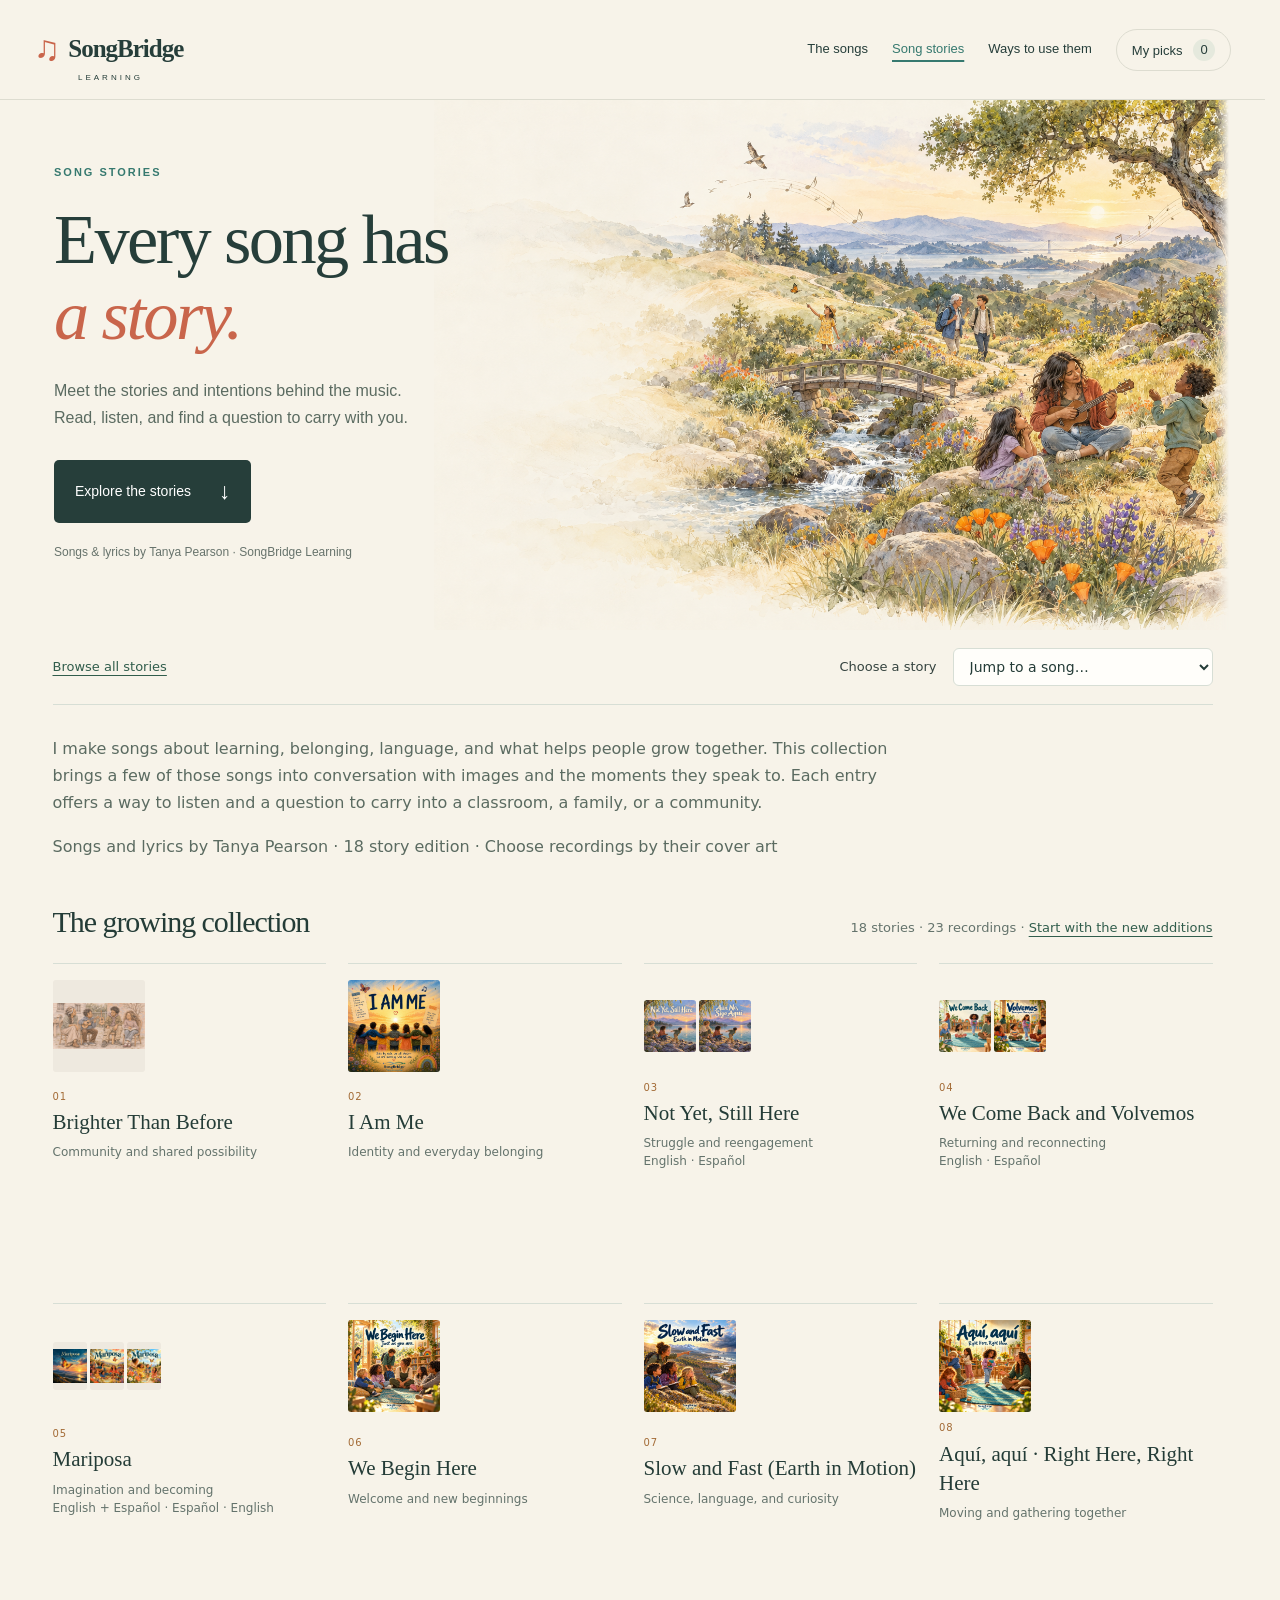
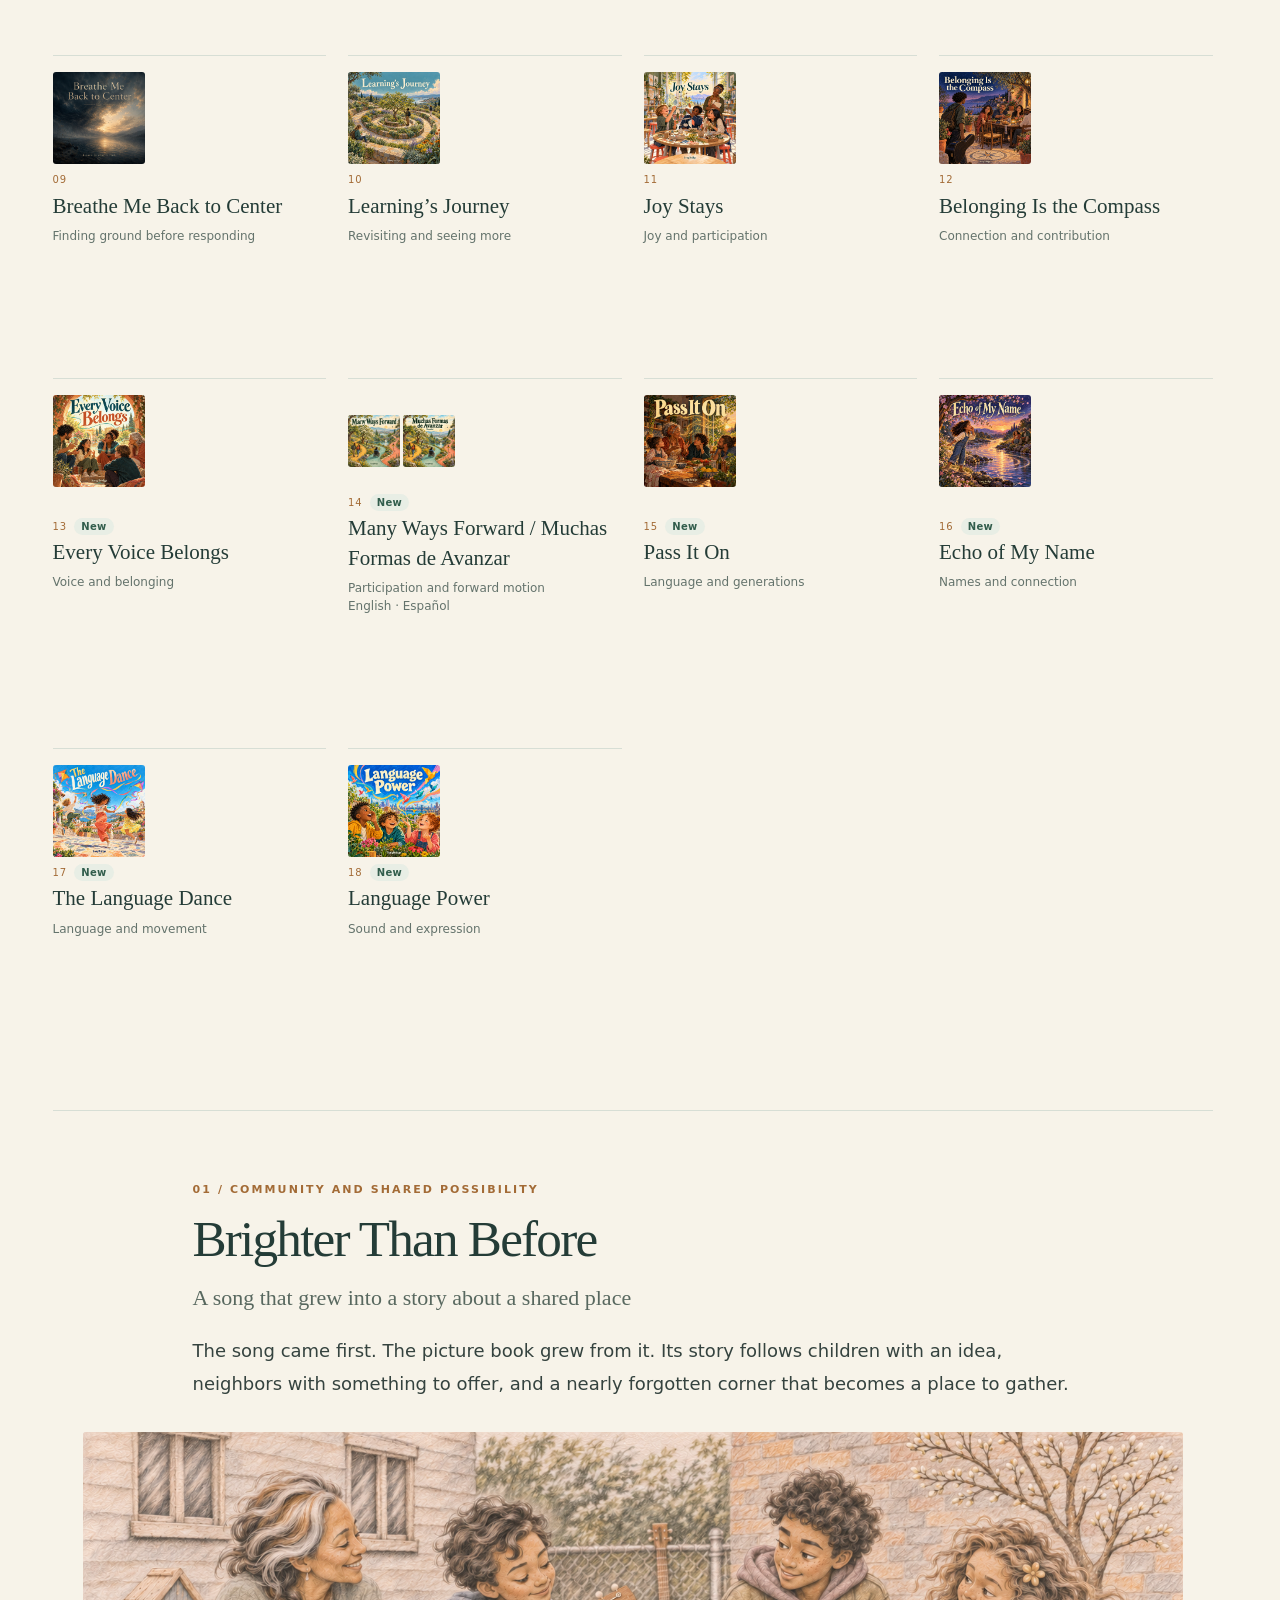
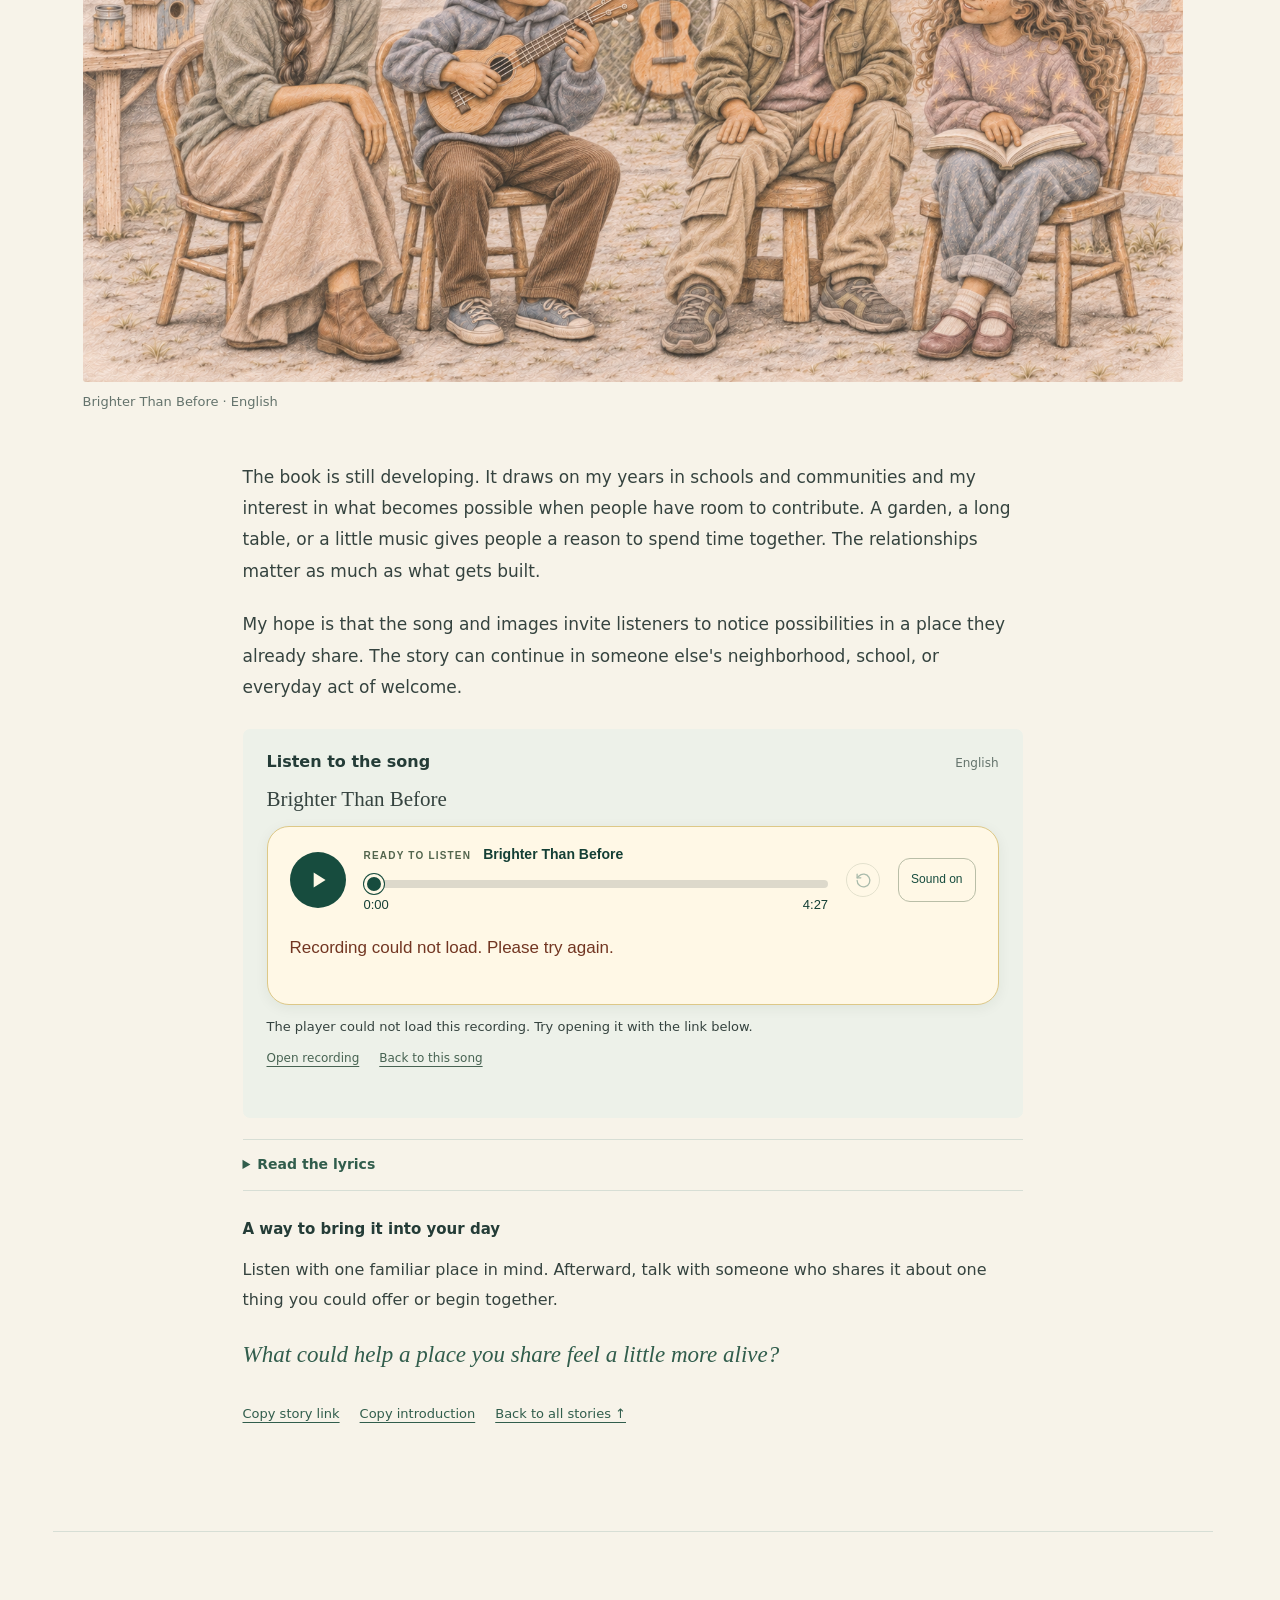
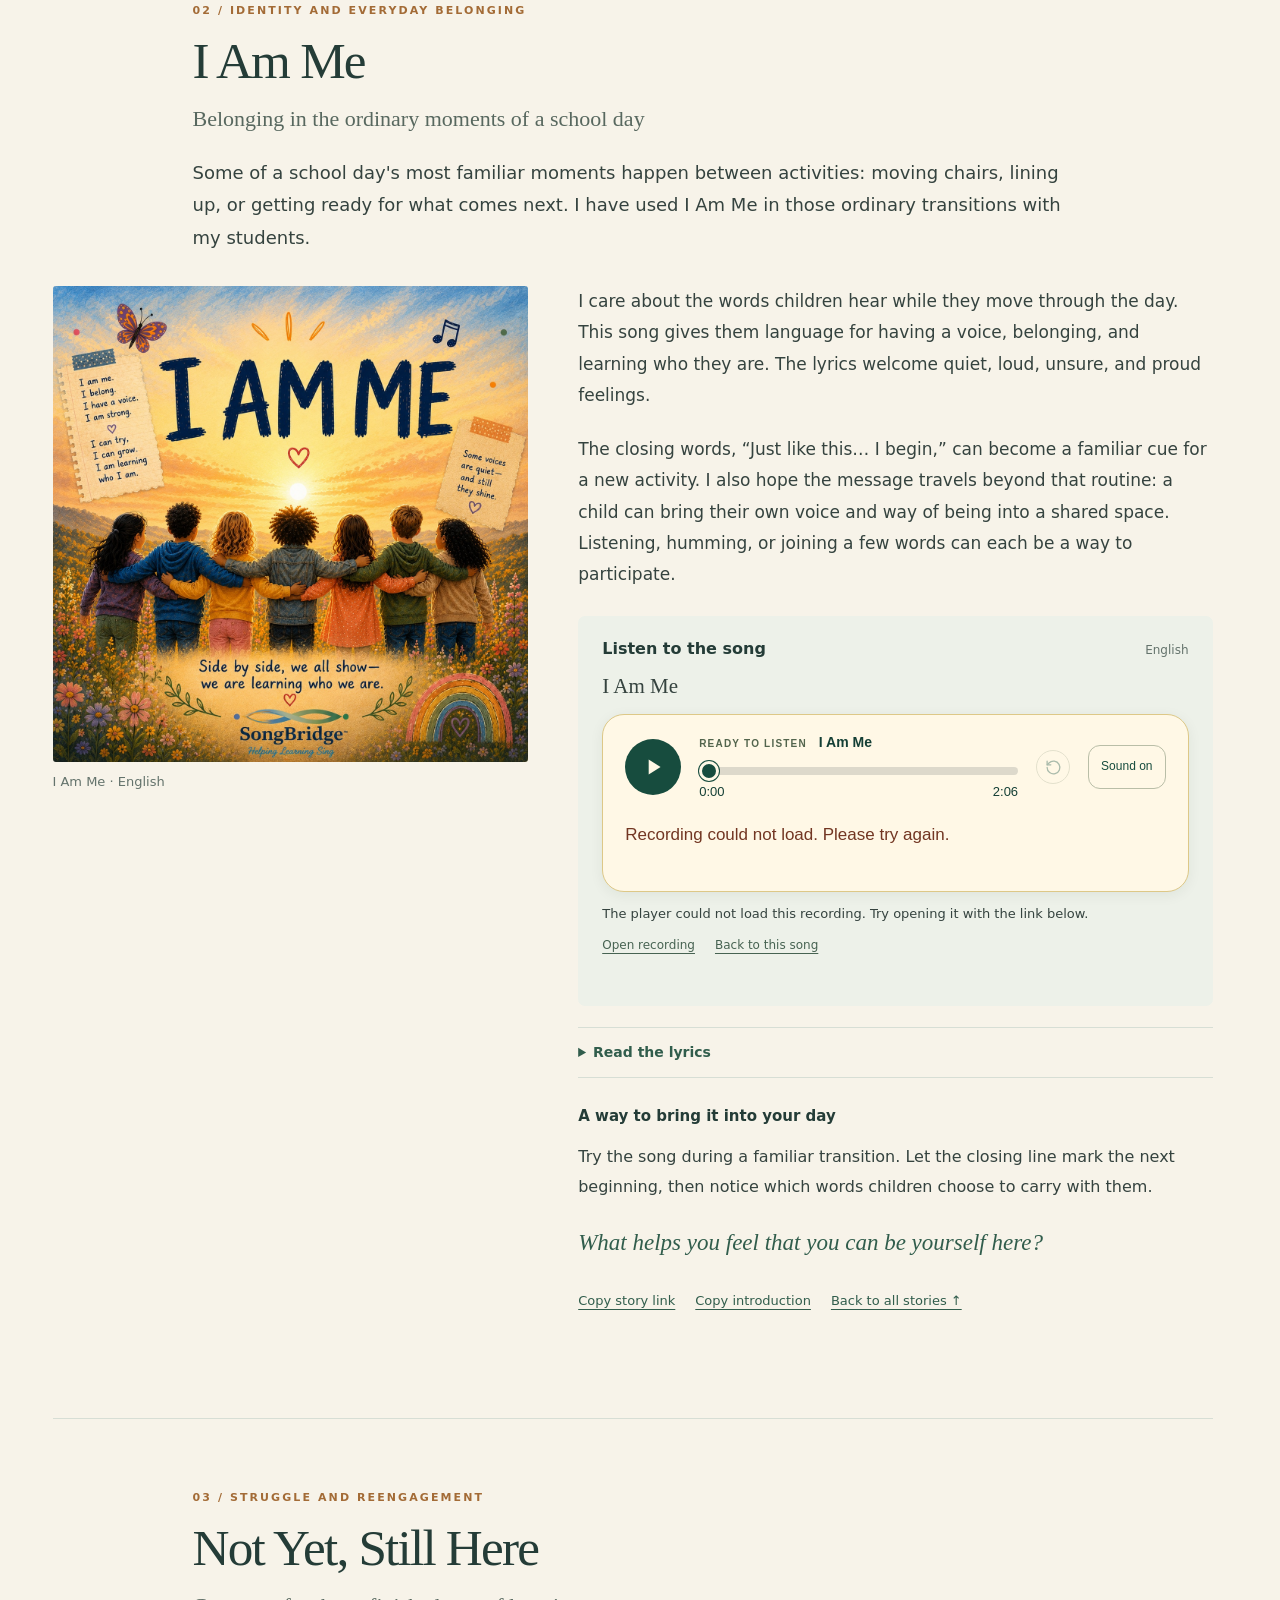
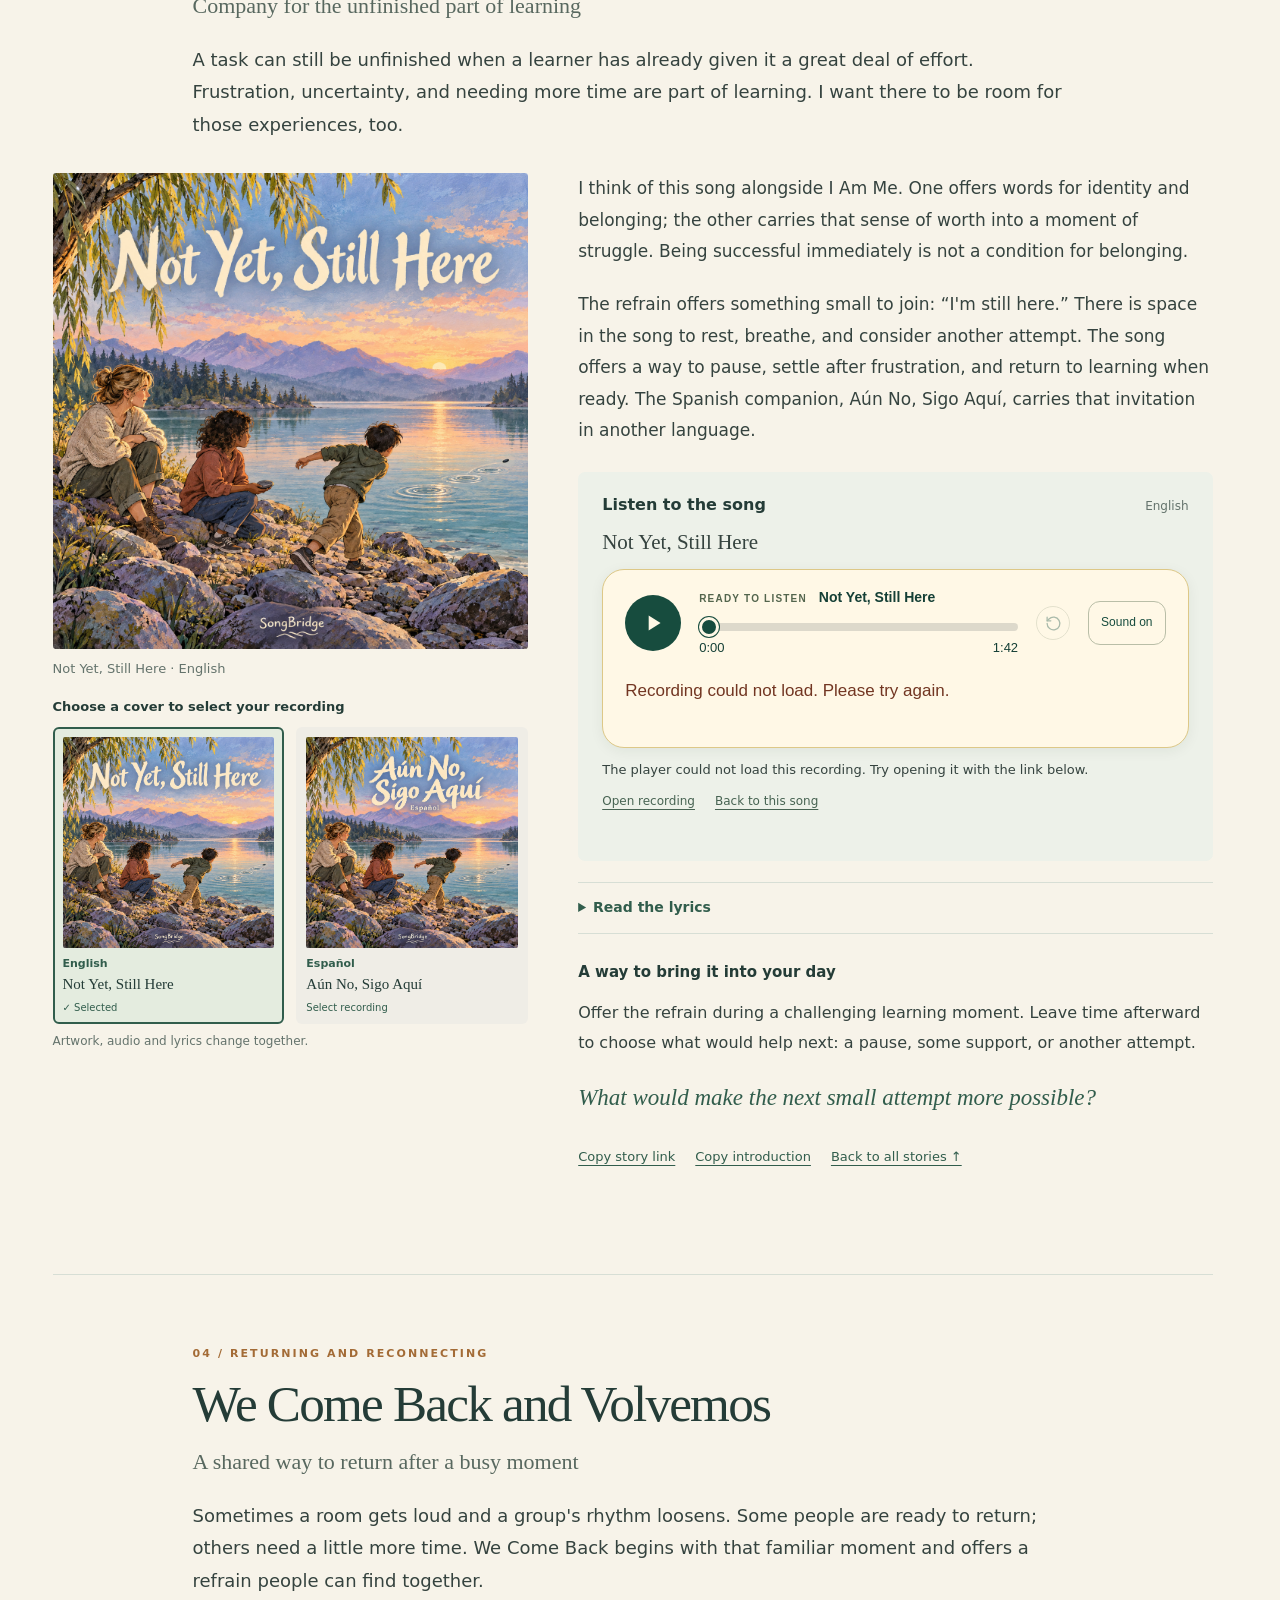
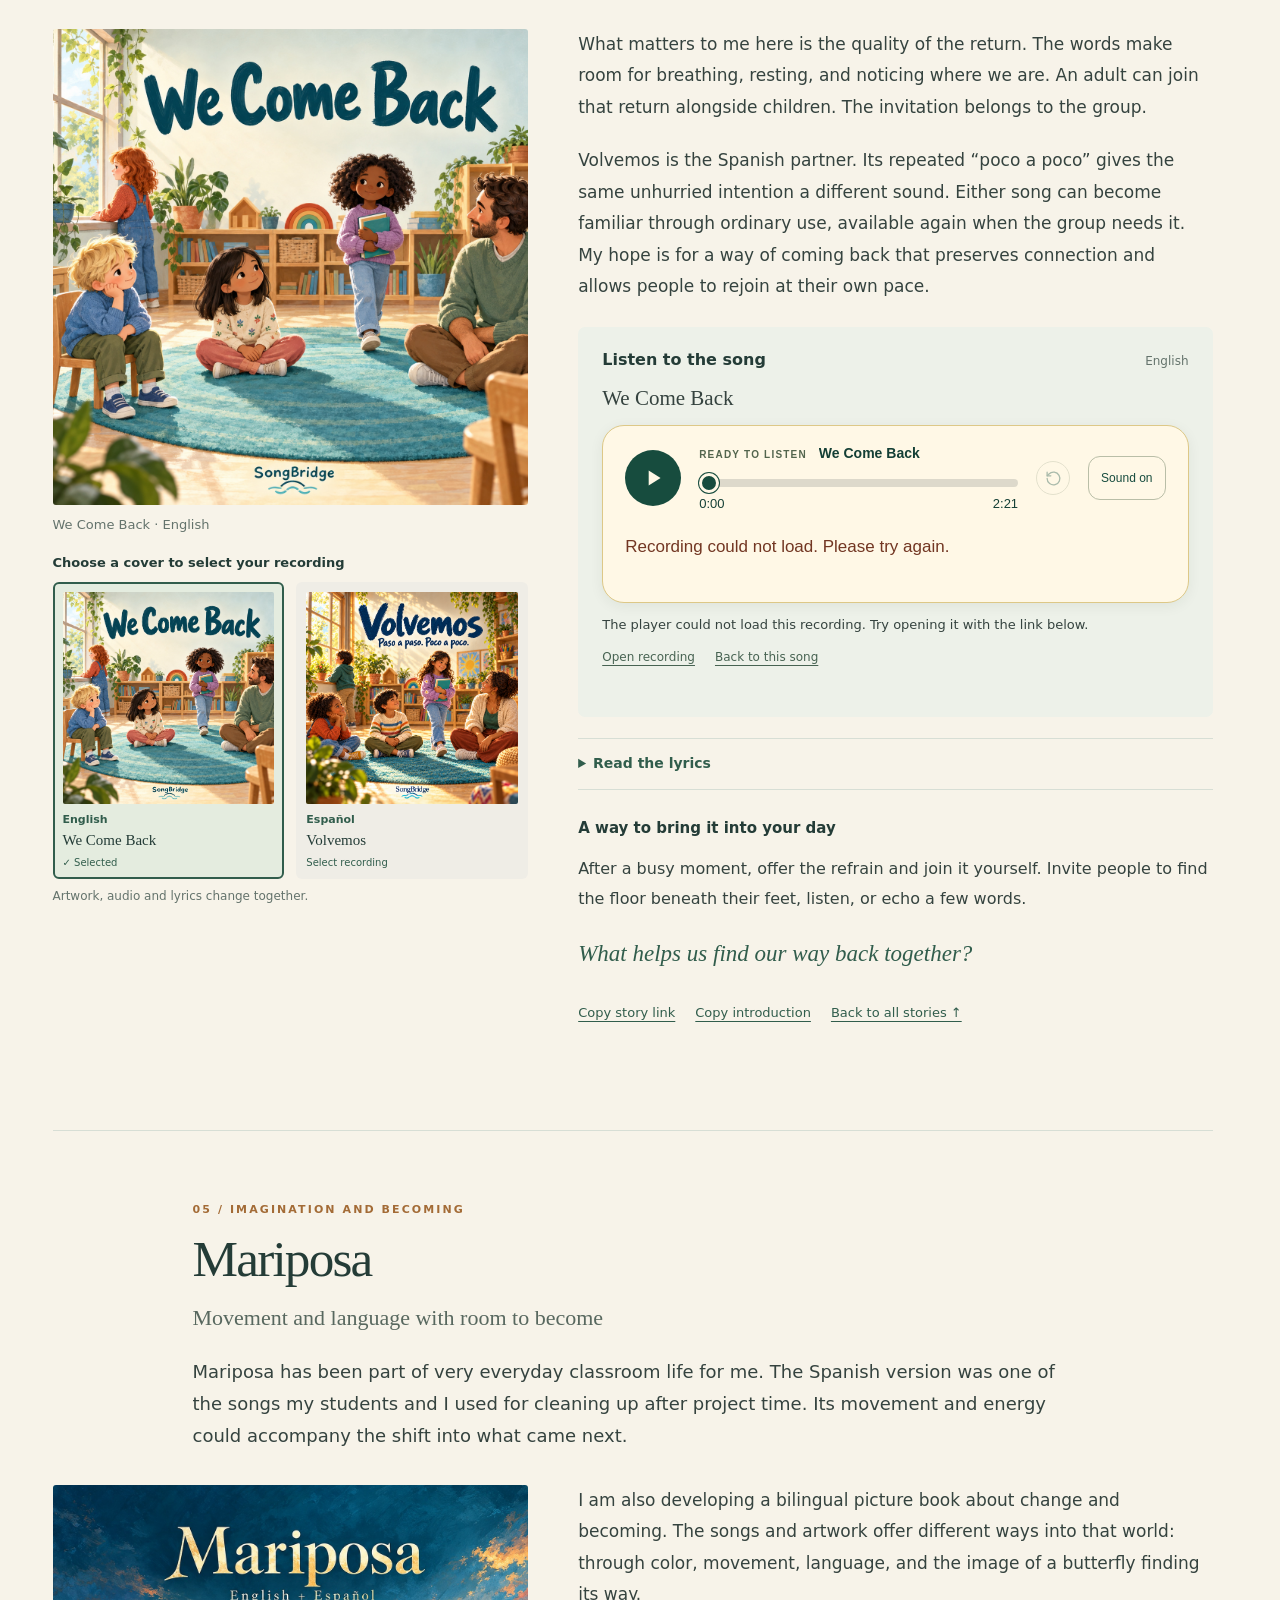
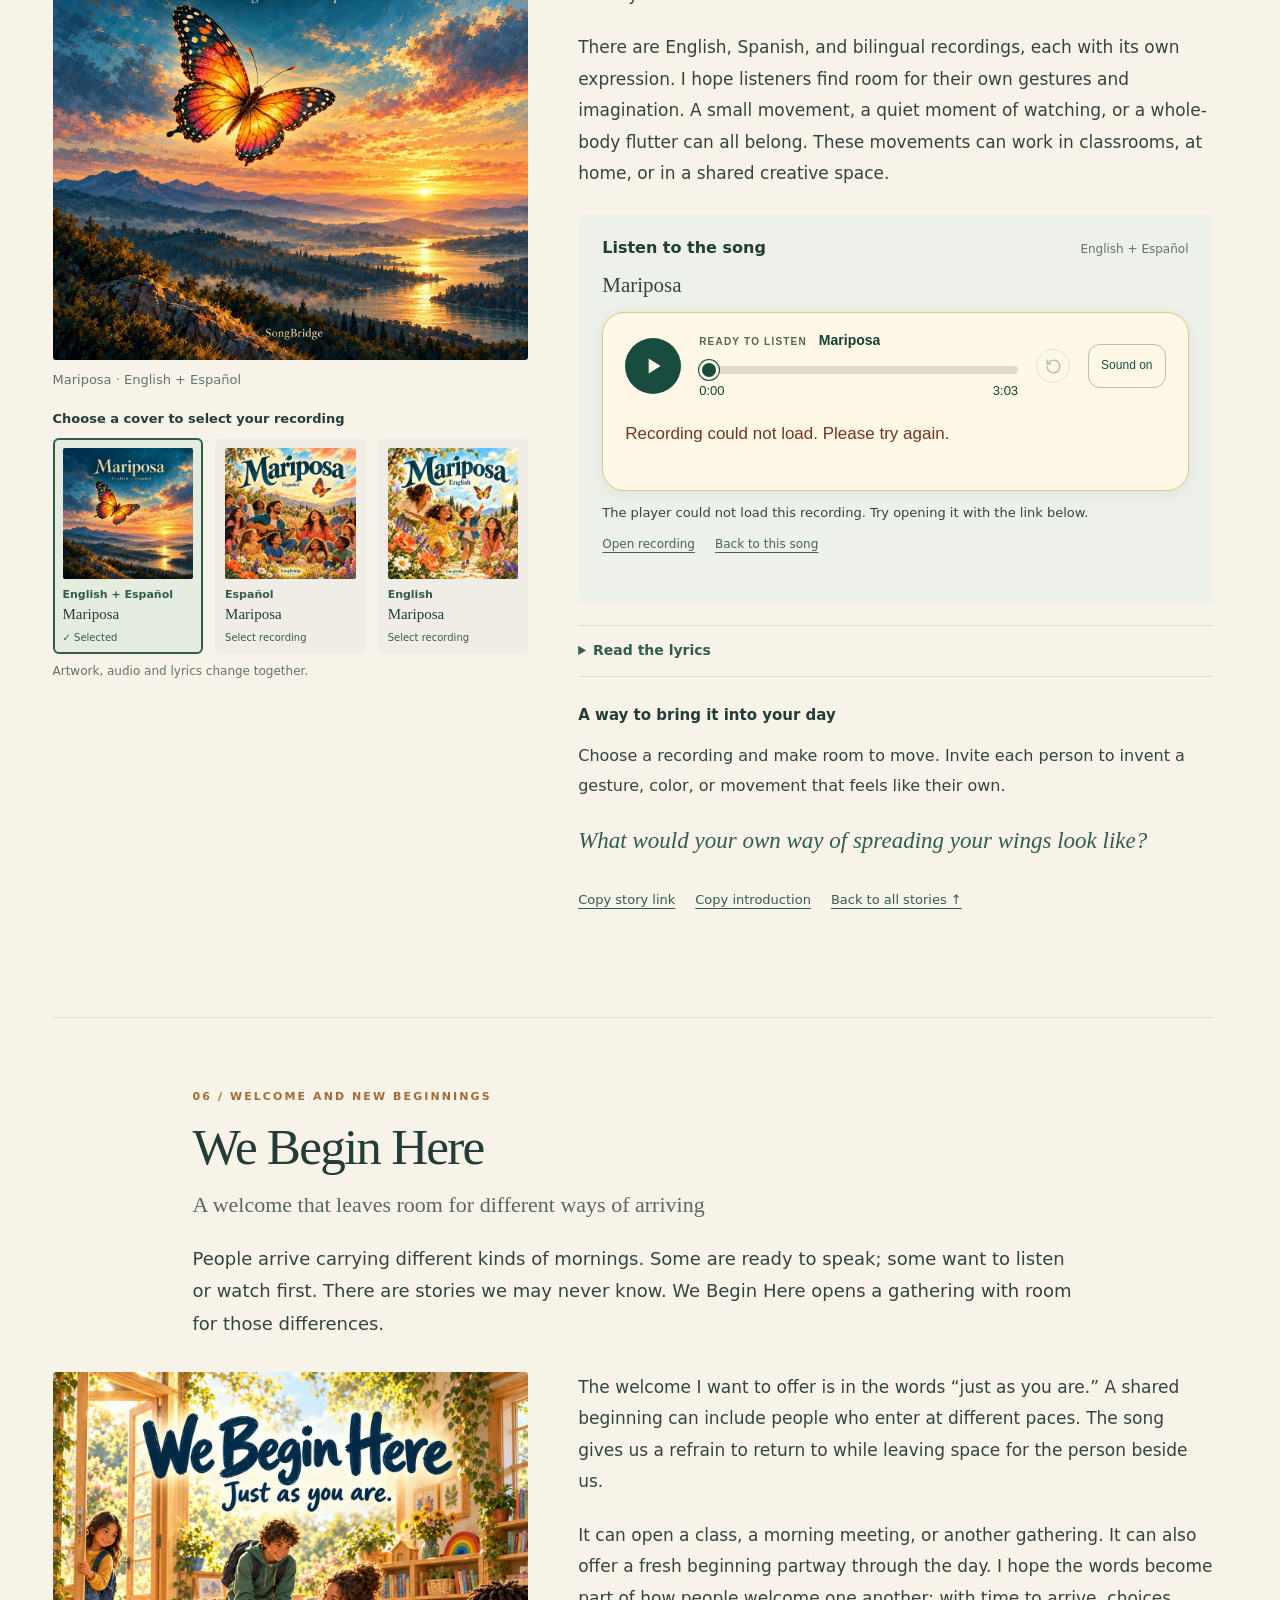
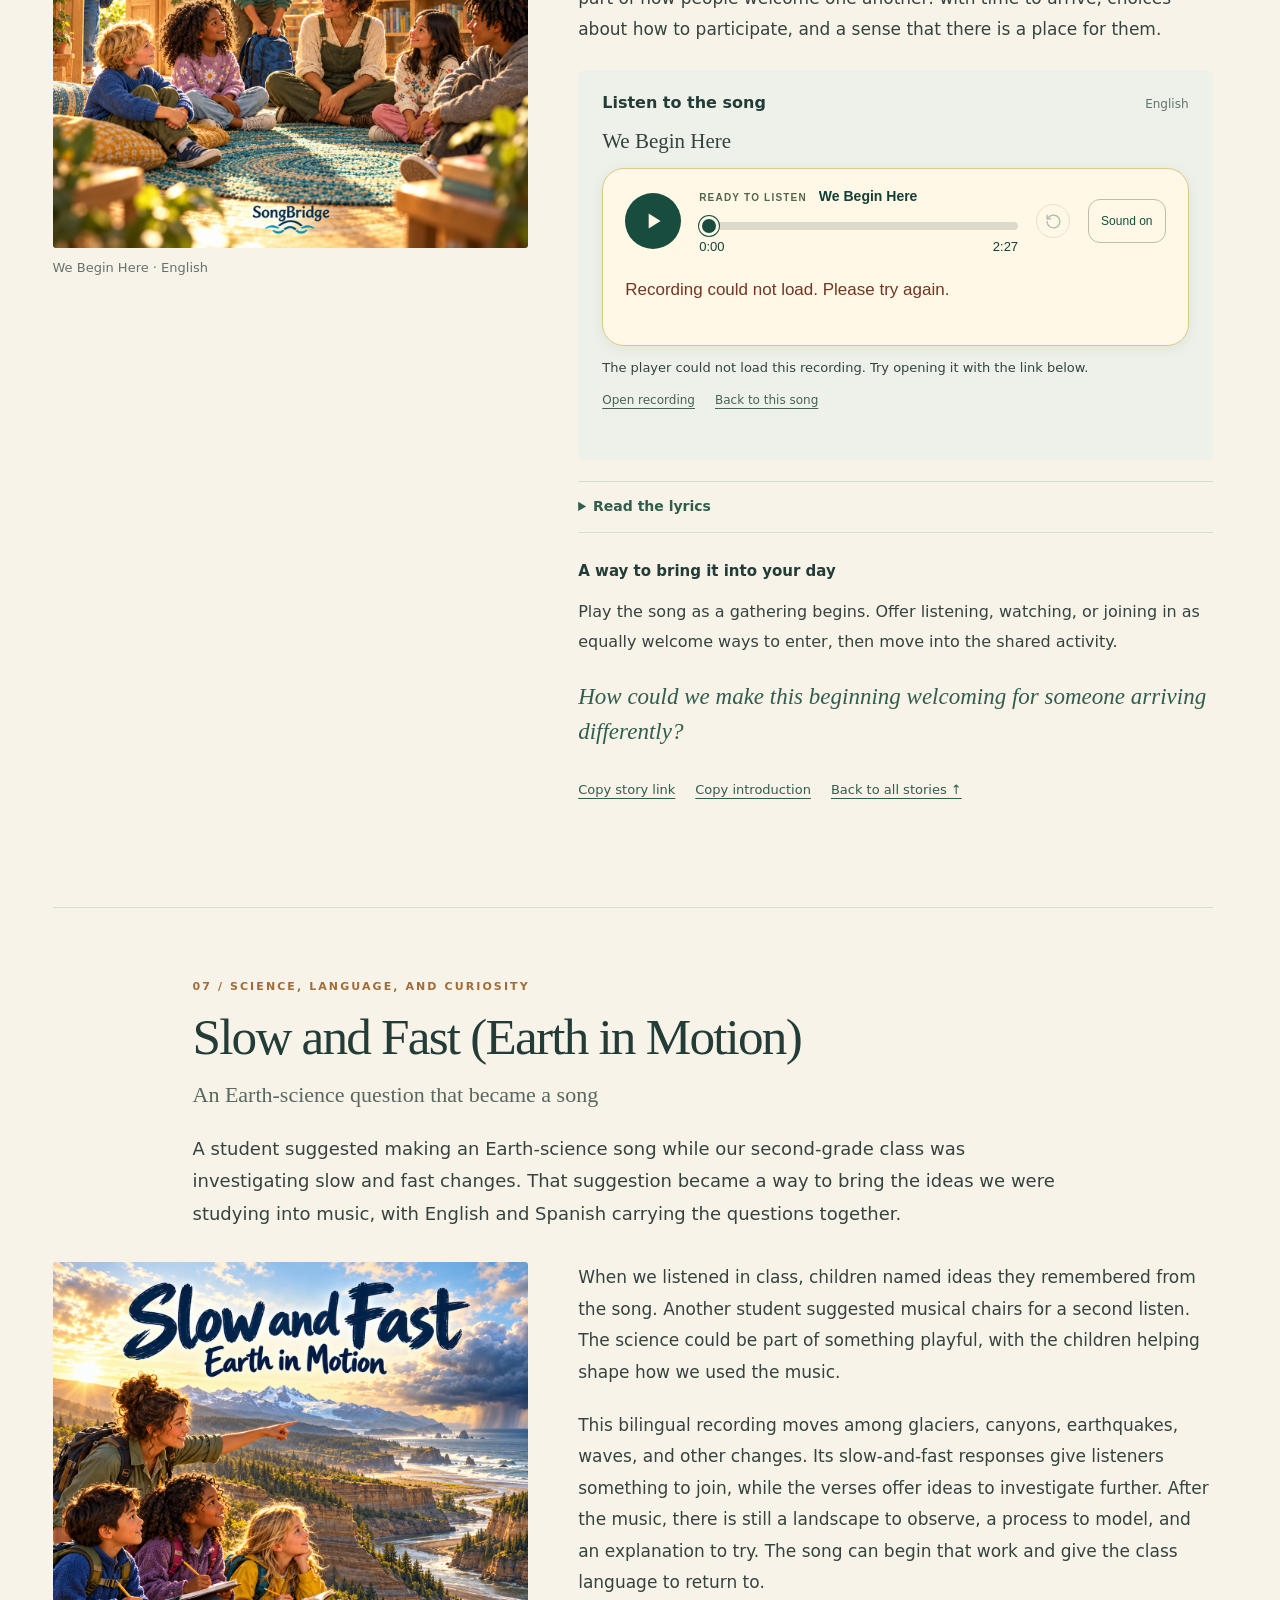
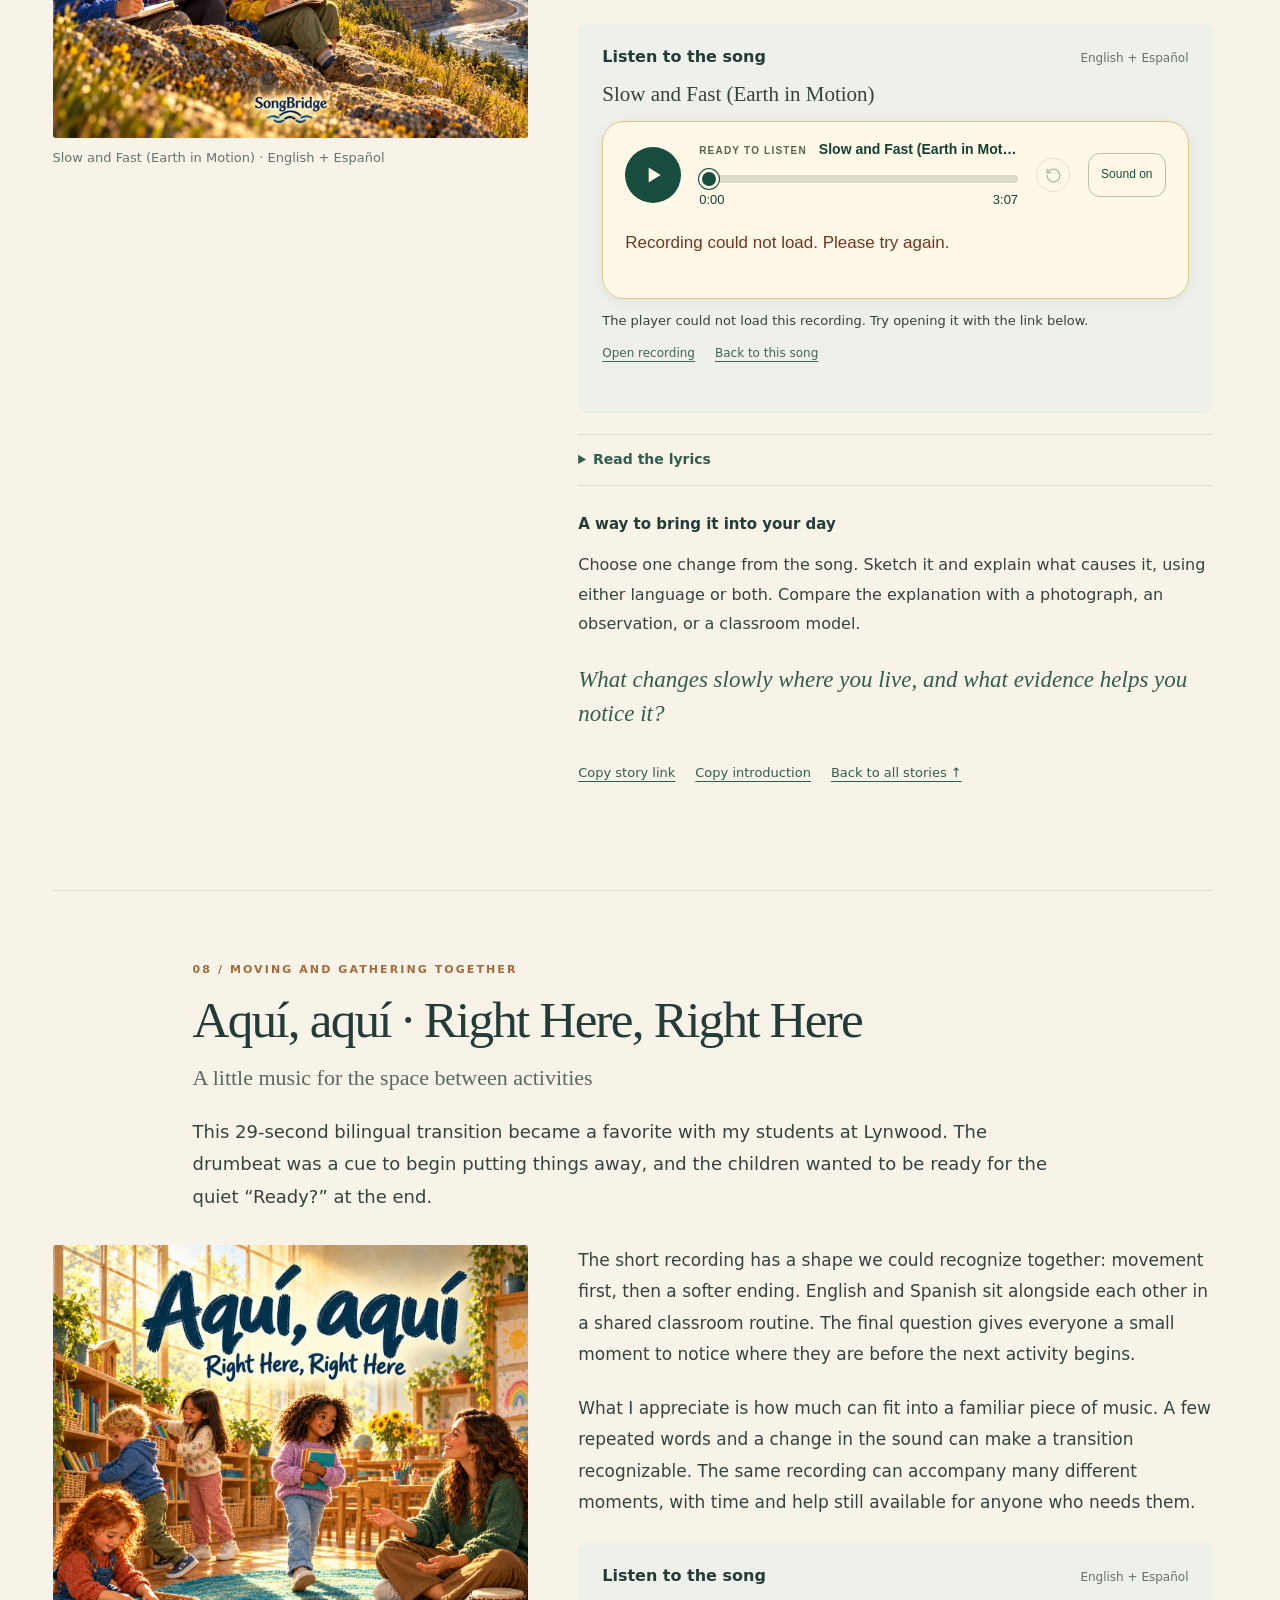
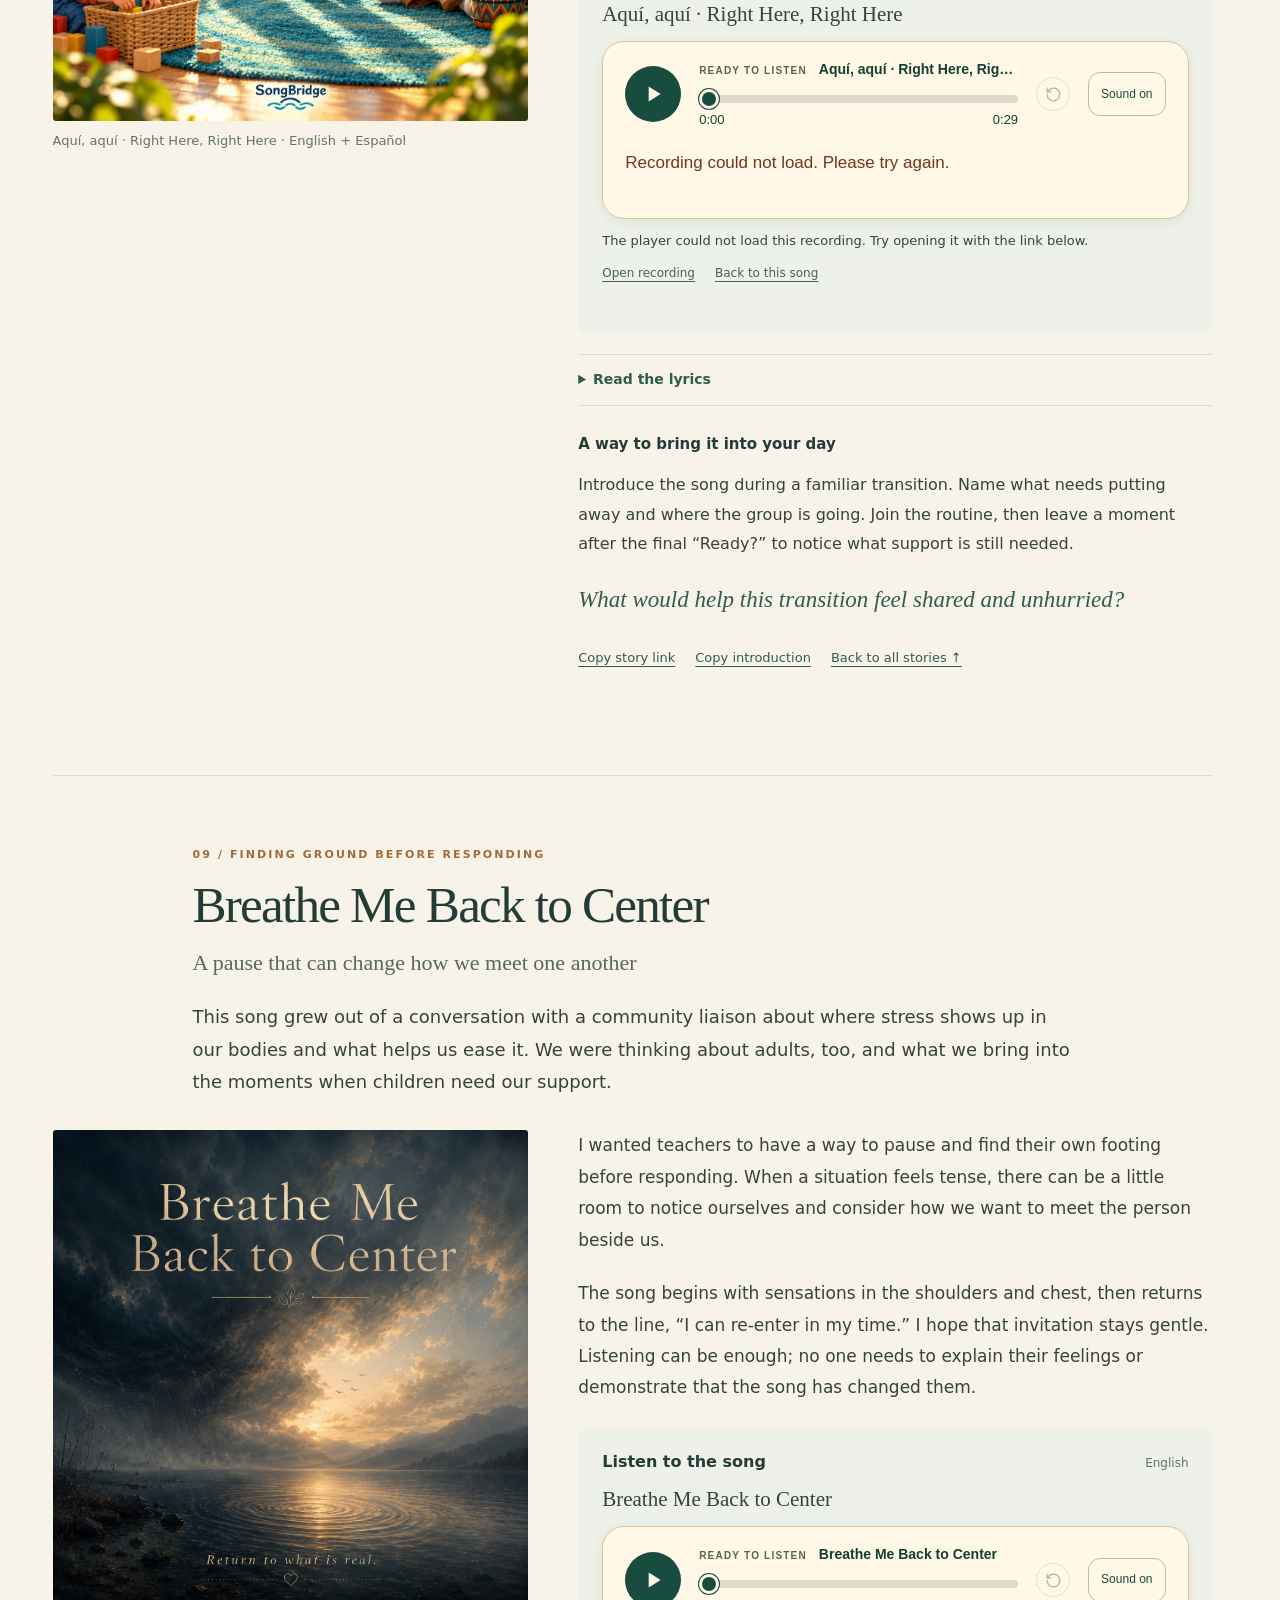
<file: stories/index.html>
<!doctype html>
<html lang="en">
<head>
<meta charset="utf-8"><meta name="viewport" content="width=device-width,initial-scale=1">
<meta name="description" content="Illustrated song stories by Tanya Pearson. Read the story, listen to the song, and carry an invitation into your day.">
<meta name="theme-color" content="#f7f5ef">
<link rel="icon" href="favicon.ico?v=songbridge-stories-2" sizes="any">
<link rel="icon" type="image/png" sizes="32x32" href="songbridge-icon-32.png?v=songbridge-stories-2">
<link rel="apple-touch-icon" sizes="180x180" href="apple-touch-icon.png?v=songbridge-stories-2">
<meta name="apple-mobile-web-app-title" content="SongBridge Stories">
<title>Song stories · SongBridge Learning</title><link rel="canonical" href="https://songbridgelearning.com/stories/">
<style>
:root{--paper:#f7f5ef;--ink:#243c37;--text:#35433f;--muted:#64736c;--line:#d7ded5;--green:#315d4c;--sage:#e8eee5;--gold:#a36b36;--white:#fffefa}
*{box-sizing:border-box}html{scroll-behavior:smooth;scroll-padding-top:108px}body{margin:0;background:var(--paper);color:var(--text);font-family:system-ui,-apple-system,BlinkMacSystemFont,"Segoe UI",sans-serif;font-size:16px;line-height:1.7}h1,h2,h3,p{margin-top:0}h1,h2,h3{color:var(--ink)}h1,h2{font-family:Georgia,"Times New Roman",serif;font-weight:normal;letter-spacing:-.035em;line-height:1.08}h1{font-size:clamp(42px,5.4vw,76px);max-width:620px;margin-bottom:24px}h2{font-size:clamp(34px,4vw,54px);margin-bottom:16px}h3{font-size:18px;line-height:1.4}a{color:var(--green);text-underline-offset:4px}a:hover{color:#132f26}button,select{font:inherit}button,a,select,summary,audio{touch-action:manipulation}button{cursor:pointer}button:focus-visible,a:focus-visible,select:focus-visible,summary:focus-visible,audio:focus-visible{outline:3px solid #b67a35;outline-offset:5px}button:disabled{opacity:.6;cursor:default}.skip{position:absolute;top:-100px;left:20px;z-index:20;background:white;padding:10px}.skip:focus{top:10px}.wrap{width:min(1160px,calc(100% - 64px));margin:auto}.topbar{position:sticky;top:0;z-index:10;background:rgba(247,245,239,.97);border-bottom:1px solid var(--line)}.bar-inner{min-height:78px;display:flex;align-items:center;justify-content:space-between;gap:22px}.brand{display:flex;align-items:center;gap:12px;color:var(--ink);text-decoration:none;line-height:1.05}.brand strong{font-family:Georgia,serif;font-size:27px;font-weight:normal;letter-spacing:-1px}.brand small{display:block;font-size:10px;letter-spacing:.18em;text-transform:uppercase;margin-top:8px}.brandmark{width:34px;height:34px;object-fit:contain;display:block;flex-shrink:0}.top-actions{display:flex;gap:18px;align-items:center}.top-actions a{font-size:13px;text-decoration:none}.jump-label{font-size:12px;color:var(--muted)}select{max-width:230px;padding:9px 32px 9px 12px;border:1px solid var(--line);border-radius:6px;color:var(--ink);background:var(--white);font-size:14px}.hero{display:grid;grid-template-columns:1fr 1.07fr;gap:28px;align-items:center;padding:65px 0 45px}.eyebrow{font-size:11px;text-transform:uppercase;letter-spacing:.19em;color:var(--gold);font-weight:700;margin-bottom:18px}.hero p{font-size:17px;max-width:540px;line-height:1.7}.hero .byline{font-size:13px;color:var(--muted);margin:24px 0 28px}.hero-art{width:100%;height:auto;display:block;border-radius:4px}.primary,.soft-button{display:inline-flex;align-items:center;justify-content:center;gap:10px;text-decoration:none;border-radius:5px;padding:11px 18px;font-weight:600;font-size:14px;border:1px solid transparent;line-height:1.5}.primary{background:var(--green);color:white}.primary:hover{background:#244737;color:white}.soft-button{background:transparent;border-color:var(--line);color:var(--green)}.soft-button:hover{background:var(--sage)}.intro-links{display:flex;gap:12px;flex-wrap:wrap}.collection{padding:30px 0 65px}.section-title{display:flex;align-items:baseline;justify-content:space-between;gap:20px;margin-bottom:24px}.section-title h2{font-size:30px;margin:0}.section-title p{font-size:13px;color:var(--muted);margin:0}.song-grid{display:grid;grid-template-columns:repeat(3,1fr);gap:22px}.song-card{display:flex;align-items:center;gap:15px;padding:16px 0;border-top:1px solid var(--line);text-decoration:none;color:var(--ink)}.song-card img{width:92px;height:92px;object-fit:cover;border-radius:3px}.song-card img.wide-thumb{object-fit:contain;background:#eee9df}.song-card h3{font-family:Georgia,serif;font-size:21px;font-weight:normal;margin:0 0 6px}.song-card p{font-size:12px;line-height:1.5;color:var(--muted);margin:0}.song-card:hover h3{text-decoration:underline;text-underline-offset:4px}.song-card .num{font-size:10px;color:var(--gold);letter-spacing:.1em}.story{padding:70px 0 78px;border-top:1px solid var(--line)}.story-top{max-width:880px;margin:0 auto 32px}.story-top .eyebrow{margin-bottom:12px}.deck{font-family:Georgia,serif;font-size:22px;line-height:1.4;margin-bottom:22px;color:#58685f}.intro{font-size:18px;line-height:1.8}.story-layout{display:grid;grid-template-columns:minmax(0,.9fr) minmax(0,1.2fr);gap:50px;align-items:start}.art-column{position:sticky;top:110px}.art-column img{width:100%;height:auto;display:block;border-radius:3px}.wide .story-layout{grid-template-columns:1fr}.wide .art-column{position:static;max-width:100%;margin:0 auto}.wide .art-column img{max-height:550px;object-fit:contain}.wide .story-copy{max-width:780px;margin:0 auto;width:100%}.story-copy p{font-size:17px;line-height:1.85;margin-bottom:22px}.player{background:#edf1e9;padding:22px 24px;border-radius:7px;margin:25px 0 21px}.player-label{display:flex;align-items:baseline;justify-content:space-between;gap:15px;margin-bottom:13px}.player-label h3{font-size:16px;margin:0}.track-label{font-size:12px;color:var(--muted)}.language-choices{display:flex;gap:8px;flex-wrap:wrap;margin-bottom:14px}.language-choices button{padding:7px 12px;background:transparent;border:1px solid #aabbaa;border-radius:30px;font-size:12px;color:var(--green);font-weight:600}.language-choices button[aria-pressed=true]{background:var(--green);color:white;border-color:var(--green)}audio{display:block;width:100%;height:46px}.audio-error{font-size:13px!important;line-height:1.5!important;margin:12px 0 0!important}.player-links{display:flex;gap:20px;flex-wrap:wrap;font-size:12px;margin-top:12px}.player-links a{color:#476352}.lyrics{margin:18px 0;border-top:1px solid var(--line);border-bottom:1px solid var(--line)}summary{cursor:pointer;padding:13px 0;color:var(--green);font-weight:600;font-size:14px}.lyrics-text{white-space:pre-wrap;font-family:Georgia,serif;font-size:17px;line-height:1.8;padding:8px 0 22px;max-height:470px;overflow:auto}.invitation{margin-top:28px}.invitation h3{font-size:15px;font-weight:600}.invitation p{font-size:16px}.question{font-family:Georgia,serif;font-style:italic;font-size:23px!important;line-height:1.5!important;color:var(--green);margin:24px 0 30px!important}.story-tools{display:flex;gap:20px;align-items:center;flex-wrap:wrap;font-size:13px}.copy-intro{border:0;background:none;color:var(--green);padding:0;text-decoration:underline;text-underline-offset:4px;font-size:13px}.story-tools a{font-size:13px}.copy-status{font-size:12px;color:var(--muted);min-height:20px;display:block;margin-top:8px}.how{background:#e9eee5;padding:65px 0}.how-grid{display:grid;grid-template-columns:.8fr 1.2fr;gap:60px}.how h2{font-size:36px}.how p{font-size:16px}.steps{display:grid;grid-template-columns:1fr 1fr;gap:22px 32px}.step h3{font-family:Georgia,serif;font-size:21px;font-weight:normal;margin-bottom:8px}.step p{font-size:14px;line-height:1.7;margin:0}.closing{padding:56px 0;display:flex;align-items:center;justify-content:space-between;gap:36px}.closing h2{font-size:29px;margin-bottom:14px}.closing p{font-size:14px;color:var(--muted);margin:0;max-width:570px}.download-note{font-size:12px!important;margin-top:11px!important}.footer{padding:25px 0;border-top:1px solid var(--line);font-size:12px;color:var(--muted)}.footer .wrap{display:flex;justify-content:space-between;gap:20px;flex-wrap:wrap}.new-badge{font:600 10px system-ui,sans-serif;color:var(--green);background:var(--sage);padding:3px 7px;border-radius:10px;margin-left:7px;letter-spacing:.03em}.print-only{display:none}
.recording-choices{margin-top:20px}.recording-choices h3{font-size:13px;margin:0 0 10px}.cover-options{display:grid;grid-template-columns:repeat(2,minmax(0,1fr));gap:12px}.cover-options.three{grid-template-columns:repeat(3,minmax(0,1fr))}.cover-choice{padding:8px;border:2px solid transparent;border-radius:6px;background:#efede6;text-align:left;color:var(--ink);min-width:0}.cover-choice:hover{background:var(--sage)}.cover-choice[aria-pressed=true]{border-color:var(--green);background:#e4ecdf}.art-column .cover-choice img{width:100%;aspect-ratio:1;object-fit:contain;height:auto;border-radius:2px}.cover-choice .choice-language{display:block;font-size:11px;font-weight:700;line-height:1.4;margin:8px 0 3px;color:var(--green)}.cover-choice .choice-title{display:block;font-family:Georgia,serif;font-size:15px;line-height:1.25}.choice-status{display:block;font-size:10px;line-height:1.3;margin-top:7px;color:var(--green)}.art-caption{font-size:13px;line-height:1.5;color:var(--muted);margin:10px 0 0}.track-title{font-family:Georgia,serif;font-size:21px!important;line-height:1.25!important;margin:0 0 14px!important}.recording-hint{font-size:12px!important;line-height:1.5!important;margin:8px 0 0!important;color:var(--muted)}.card-art{display:flex;flex:0 0 auto;gap:3px;align-items:center}.song-card .card-art.multiple{width:110px;flex-wrap:wrap}.song-card .card-art.multiple img{width:52px;height:52px;object-fit:contain;background:#eee9df}.song-card .card-art.multiple.three img{width:34px;height:48px}.edition-note{font-size:12px;color:var(--muted);margin-top:8px}
@media(max-width:600px){.cover-options{gap:9px}.cover-choice{padding:6px}.cover-choice .choice-title{font-size:14px}.art-column{max-width:420px}.song-card .card-art.multiple{width:88px}.song-card .card-art.multiple img{width:42px;height:54px}.song-card .card-art.multiple.three img{width:27px;height:45px}}
@media print{.recording-choices{display:none!important}.art-caption{font-size:9pt}}
@media(max-width:900px){.wrap{width:calc(100% - 40px)}.top-actions a{display:none}.hero{grid-template-columns:1fr 1fr;padding-top:40px;gap:10px}.hero p{font-size:15px}h1{font-size:48px}.song-grid{grid-template-columns:1fr 1fr}.story-layout{gap:28px;grid-template-columns:.82fr 1.2fr}.story-copy p{font-size:16px}.how-grid{gap:30px;grid-template-columns:1fr}.how-grid>div:first-child{max-width:700px}}
@media(max-width:600px){html{scroll-padding-top:126px}.wrap{width:calc(100% - 36px)}.bar-inner{min-height:110px;flex-wrap:wrap;gap:10px;padding:13px 0}.brand strong{font-size:23px}.brand small{font-size:9px;margin-top:5px}.brandmark{width:29px;height:29px}.top-actions{width:100%;gap:10px}.jump-label{display:none}select{max-width:none;width:100%;padding:7px 12px}.hero{display:flex;flex-direction:column;gap:25px;padding-top:38px;align-items:stretch}h1{font-size:45px;max-width:400px}.hero p{font-size:16px}.hero .byline{margin:20px 0}.hero-art{max-height:330px;object-fit:contain}.collection{padding-top:10px;padding-bottom:35px}.section-title{display:block}.section-title h2{margin-bottom:10px;font-size:28px}.song-grid{grid-template-columns:1fr;gap:0}.song-card{padding:15px 0}.song-card img{width:76px;height:76px}.song-card h3{font-size:22px}.song-card p{font-size:13px}.story{padding:45px 0 50px}.story-top{margin-bottom:25px}.story h2{font-size:37px}.deck{font-size:21px}.intro{font-size:17px}.story-layout{display:block}.art-column{position:static;max-width:360px;margin:0 auto 28px}.wide .art-column{max-width:none}.wide .art-column img{max-height:none}.story-copy p{font-size:16px;line-height:1.8}.player{padding:18px 15px}.player-label{display:block}.track-label{display:block;margin-top:5px}.language-choices{gap:6px}.language-choices button{font-size:12px;padding:7px 10px}.question{font-size:22px!important}.steps{grid-template-columns:1fr}.how{padding:45px 0}.closing{display:block}.closing>div+div{margin-top:24px}.footer .wrap{display:block}.footer p{margin-bottom:8px}}
@media(prefers-reduced-motion:reduce){html{scroll-behavior:auto}}
@media print{body{background:white;font-size:11pt;color:#222}.topbar,.hero-art,.collection,.intro-links,.player audio,.language-choices,.player-links,.story-tools,.copy-status,.how,.closing,.footer,.lyrics{display:none!important}.wrap{width:auto;margin:0}.hero{display:block;padding:0}.hero h1{font-size:30pt}.hero p{font-size:12pt;max-width:none}.story{break-before:page;border:0;padding:0}.story-top{max-width:none;margin-bottom:15px}.story h2{font-size:26pt}.story-layout,.wide .story-layout{display:block}.art-column{position:static;float:left;width:32%;max-width:200px;margin:0 22px 18px 0}.wide .art-column{float:none;width:100%;max-width:none;margin:0 0 20px}.wide .art-column img{max-height:260px;object-fit:contain}.story-copy,.wide .story-copy{max-width:none}.story-copy p,.intro{font-size:11pt;line-height:1.5}.deck{font-size:14pt}.player{background:none;padding:0}.player-label{margin:0}.print-only{display:block;font-size:9pt;overflow-wrap:anywhere}.question{font-size:16pt!important}.invitation{clear:both}.eyebrow{font-size:9pt}@page{margin:.65in}}
</style>
<link rel="stylesheet" href="../songbridge-navigation.css?v=20261116-nav6"><link rel="stylesheet" href="../songbridge-player.css?v=20261116-duration4"><link rel="stylesheet" href="../songbridge-landings.css?v=20261116-layout5"></head>
<body>
<a href="#main" class="skip">Skip to the stories</a>
<header class="site-header sb-global-header"><a class="brand" href="../#home" aria-label="SongBridge Learning home"><span class="brandmark" aria-hidden="true">♫</span>SongBridge<span class="brand-sub">LEARNING</span></a><nav aria-label="Main navigation"><a data-sb-nav="songs" href="../#home">The songs</a><a data-sb-nav="stories" href="./">Song stories</a><a data-sb-nav="ways" href="../#ways">Ways to use them</a><a class="sb-picks-link" href="../?picks=1#collection">My picks <span id="storyPickCount">0</span></a></nav></header>
<main id="main">
<section id="top" class="sb-landing"><div class="sb-landing-copy"><p class="eyebrow">SONG STORIES</p><h1>Every song has<br><em>a story.</em></h1><p class="sb-landing-intro">Meet the stories and intentions behind the music.<br>Read, listen, and find a question to carry with you.</p><a class="sb-landing-button" href="#collection">Explore the stories <span aria-hidden="true">↓</span></a><p class="sb-landing-note">Songs &amp; lyrics by Tanya Pearson · SongBridge Learning</p></div><figure class="sb-landing-art"><img src="../art/songbridge-landscape.png" alt="SongBridge landscape: people sharing music beside a stream and footbridge in sunlit hills." fetchpriority="high"></figure></section><div class="sb-story-navigation"><a href="#collection">Browse all stories</a><label for="story-jump">Choose a story</label><select id="story-jump" aria-label="Choose a song story"><option value="">Jump to a song…</option></select></div><div class="wrap sb-stories-introduction"><p id="collection-intro"></p><p>Songs and lyrics by Tanya Pearson · <span id="edition-note"></span></p></div>
<section id="collection" class="wrap collection" aria-labelledby="collection-heading"><div class="section-title"><h2 id="collection-heading">The growing collection</h2><p><span id="collection-count"></span> · <a id="new-stories" href="#collection">Start with the new additions</a></p></div><div id="song-grid" class="song-grid"></div></section>
<div id="stories" class="wrap"></div>

<section class="wrap closing"><div><h2>Take the collection with you.</h2><p>Print the stories, share a story link, or use “Copy introduction” beside a song to begin a message of your own.</p></div><div><div class="intro-links"><button type="button" class="soft-button" id="print">Print or save PDF</button></div></div></section>
</main>
<footer class="footer"><div class="wrap"><p>SongBridge · Songs and lyrics by Tanya Pearson</p><a href="#top">Back to the beginning ↑</a></div></footer>
<script id="story-data" type="application/json">{"title": "SongBridge Song Stories", "subtitle": "Eighteen introductions combining story, artwork, and music", "author": "Tanya Pearson", "introduction": "I make songs about learning, belonging, language, and what helps people grow together. This collection brings a few of those songs into conversation with images and the moments they speak to. Each entry offers a way to listen and a question to carry into a classroom, a family, or a community.", "hero": {"image": "assets/songbridge-landscape.png", "alt": "SongBridge landscape artwork showing people making music together beside a stream, a footbridge and winding paths."}, "collection_url": "https://songbridgelearning.com/#collection", "stories": [{"id": 7, "title": "Brighter Than Before", "deck": "A song that grew into a story about a shared place", "intro": "The song came first. The picture book grew from it. Its story follows children with an idea, neighbors with something to offer, and a nearly forgotten corner that becomes a place to gather.", "body": "The book is still developing. It draws on my years in schools and communities and my interest in what becomes possible when people have room to contribute. A garden, a long table, or a little music gives people a reason to spend time together. The relationships matter as much as what gets built.\n\nMy hope is that the song and images invite listeners to notice possibilities in a place they already share. The story can continue in someone else's neighborhood, school, or everyday act of welcome.", "use": "Listen with one familiar place in mind. Afterward, talk with someone who shares it about one thing you could offer or begin together.", "invitation": "What could help a place you share feel a little more alive?", "slug": "brighter-than-before", "moment": "Community and shared possibility", "image": "assets/brighter-than-before.png", "alt": "Four people of different ages sit together in a small neighborhood lot, playing ukulele, listening and holding an open book.", "tracks": [{"label": "English", "title": "Brighter Than Before", "audio_url": "https://songbridgelearning.com/audio/brighter-than-before-english.mp3", "lyrics": "Verse 1\n\nChalk dusted fingertips\nSunlight bouncing off the spokes\nTomatoes climbing chain-link fences\nMurals peppering the roads\n\nSomeone tuning up a guitar\nAt the table by the trees\nAnother sketching bigger futures\nOn the back of grocery receipts\n\nAnd the old men by the garden\nLaugh like they have seen this bloom\nEvery small thing leaning upward\nLike the whole street found more room\n\n⸻\n\nPre-Chorus\n\nWhat if\n\nThe places that we share\nCould grow more alive than ever?\n\nWhat if\n\nOrdinary days held\nMore color than survival?\n\n⸻\n\nChorus\n\nBecause\n\nHope grows brighter when it’s carried\nAnd joy moves farther hand to hand\n\nThen\n\nEmpty corners turn to gathering places\nBuilt up by greeting and delight\n\nBecause\n\nPeople shine in different weather\nWhen every voice has room to ring\n\nNow\n\nLook what becomes possible\nWhen a whole town learns to wake big dreams\n\n⸻\n\nVerse 2\n\nLanterns swinging from the market\nPaint beneath the fingernails\nTeenagers leading younger children\nThrough the stories on the rails\n\nSomeone teaching bread and language\nSomeone teaching how to weld\nSomeone planting little orchards\nWhere abandoned concrete held\n\nAnd the woman at the corner\nHands out seedlings wrapped in news\nSays, “Nothing living stays small forever\nOnce enough hands help it through”\n\n⸻\n\nPre-Chorus\n\nWhat if\n\nBelonging felt as natural\nAs sitting in the evening light?\n\nWhat if\n\nPeople lingered long enough\nTo help a whole place come alive?\n\n⸻\n\nChorus\n\nBecause\n\nBeauty grows where it is practiced\nAnd streets remember how to sing\n\nThen\n\nSidewalks bloom with invitation\nWindows open into spring\n\nBecause\n\nYoung hearts carry wild imagination\nAnd older hands remember how\n\nThen\n\nLittle by little\nBlock by block\nSomething brighter starts becoming now\n\n⸻\n\nBridge\n\nNot someday\nNot perfect\nNot after everything is fixed\n\nJust one mural\nOne garden\nOne long table in the sun\n\nAnd another\nAnd another\n\nUntil the air itself feels different\n\nLike a tide turning quietly\nLike a wave no one can stop\nRolling farther than expected\n’Til the dreams begin to wake\n\n⸻\n\nFinal Chorus\n\nBecause\n\nHope grows stronger when it’s shared\nAnd stories travel farther than fear\n\nThen\n\nNeighborhoods become living canvases\nAnd strangers turn familiar here\n\n⸻\n\nOutro\n\nMorning light on open doorways\nPaint and jasmine in the breeze\nEvery small thing leaning upward\nLike the whole street learned to breathe", "image": "assets/brighter-than-before.png", "alt": "Four people of different ages sit together in a small neighborhood lot, playing ukulele, listening and holding an open book.", "song_id": 7}], "collection_url": "https://songbridgelearning.com/#collection", "new": false}, {"id": 0, "title": "I Am Me", "deck": "Belonging in the ordinary moments of a school day", "intro": "Some of a school day's most familiar moments happen between activities: moving chairs, lining up, or getting ready for what comes next. I have used I Am Me in those ordinary transitions with my students.", "body": "I care about the words children hear while they move through the day. This song gives them language for having a voice, belonging, and learning who they are. The lyrics welcome quiet, loud, unsure, and proud feelings.\n\nThe closing words, “Just like this… I begin,” can become a familiar cue for a new activity. I also hope the message travels beyond that routine: a child can bring their own voice and way of being into a shared space. Listening, humming, or joining a few words can each be a way to participate.", "use": "Try the song during a familiar transition. Let the closing line mark the next beginning, then notice which words children choose to carry with them.", "invitation": "What helps you feel that you can be yourself here?", "slug": "i-am-me", "moment": "Identity and everyday belonging", "image": "assets/i-am-me.jpeg", "alt": "I Am Me cover artwork showing children with their arms around one another, facing a warm sky.", "tracks": [{"label": "English", "title": "I Am Me", "audio_url": "https://songbridgelearning.com/audio/i-am-me-english.mp3", "lyrics": "Chorus\n\nI am me—\nI belong.\nI have a voice—\nI am strong.\n\nI can try,\nI can grow—\nI am learning\nwho I am.\n\n⸻\n\nVerse 1\n\nSome days I feel quiet,\nsome days I feel loud,\nsome days I feel unsure,\nsome days I feel proud.\n\nAll of me is welcome,\nevery part I bring—\nI don’t have to hide it,\nI can be seen.\n\n⸻\n\nChorus\n\nI am me—\nI belong.\nI have a voice—\nI am strong.\n\nI can try,\nI can grow—\nI am learning\nwho I am.\n\n⸻\n\nVerse 2\n\nMy voice doesn’t have to\nsound like someone else,\nI can speak in my way,\nI can be myself.\n\nEvery word I’m finding,\nevery step I take—\nis part of my story,\npart of what I make.\n\n⸻\n\nBridge\n\nSome voices come fast,\nsome voices take time.\nSome voices are quiet—\nand still they shine.\n\n⸻\n\nFinal Chorus\n\nI am me—\nI belong.\nI have a voice—\nI am strong.\n\nSide by side,\nwe all show—\nwe are learning\nwho we are.\n\n⸻\n\nOutro (soft)\n\nJust like this…\nI begin.", "image": "assets/i-am-me.jpeg", "alt": "I Am Me cover artwork showing children with their arms around one another, facing a warm sky.", "song_id": 0}], "collection_url": "https://songbridgelearning.com/#collection", "new": false}, {"id": 1, "title": "Not Yet, Still Here", "deck": "Company for the unfinished part of learning", "intro": "A task can still be unfinished when a learner has already given it a great deal of effort. Frustration, uncertainty, and needing more time are part of learning. I want there to be room for those experiences, too.", "body": "I think of this song alongside I Am Me. One offers words for identity and belonging; the other carries that sense of worth into a moment of struggle. Being successful immediately is not a condition for belonging.\n\nThe refrain offers something small to join: “I'm still here.” There is space in the song to rest, breathe, and consider another attempt. The song offers a way to pause, settle after frustration, and return to learning when ready. The Spanish companion, Aún No, Sigo Aquí, carries that invitation in another language.", "use": "Offer the refrain during a challenging learning moment. Leave time afterward to choose what would help next: a pause, some support, or another attempt.", "invitation": "What would make the next small attempt more possible?", "slug": "not-yet-still-here", "moment": "Struggle and reengagement", "image": "assets/not-yet-still-here.jpg", "alt": "Not Yet, Still Here cover artwork showing children and an adult near the edge of a lake beneath a willow tree.", "tracks": [{"label": "English", "title": "Not Yet, Still Here", "audio_url": "https://songbridgelearning.com/audio/not-yet-still-here-english.mp3", "lyrics": "[Intro]\n\nNot yet…\nstill here…\n\n[Chorus]\n\nNot yet—\nI’m still here.\nNot done—\nI’m still here.\n\nTake a breath—\nI’m still here.\nTry again—\nI’m still here.\n\n[Verse 1]\n\nThis part’s tricky,\nI can feel—\nSomething wobbly,\nSomething real.\n\nI don’t have it—\nThat’s okay—\nI’m still in it,\nI can stay.\n\n[Chorus]\n\nNot yet—\nI’m still here.\nNot done—\nI’m still here.\n\nBreath by breath—\nI’m still here.\nStep by step—\nI’m still here.\n\n[Verse 2]\n\nSome go faster,\nSome go slow,\nSome just need\nMore time to know.\n\nI don’t have to\nGet it now—\nI can learn it,\nI know how.\n\n[Bridge]\n\nHands can rest…\nEyes can see…\nNothing’s wrong…\nWith being me…\n\n[Final Chorus]\n\nNot yet—\nwe’re still here.\nNot done—\nwe’re still here.\n\nSide by side—\nwe’re still here.\nWe can try—\nwe’re still here.\n\n[Outro]\n\nNot yet…\nstill here.", "image": "assets/not-yet-still-here.jpg", "alt": "English cover for Not Yet, Still Here: children and an adult near a lake beneath a willow tree.", "song_id": 1}, {"label": "Español", "title": "Aún No, Sigo Aquí", "audio_url": "https://songbridgelearning.com/audio/aun-no-sigo-aqui-spanish.mp3", "lyrics": "[Intro]\n\nAún no…\nsigo aquí…\n\n[Chorus]\n\nAún no—\nsigo aquí.\nNo es el final—\nsigo aquí.\n\nTomo aire—\nsigo aquí.\nIntento otra vez—\nsigo aquí.\n\n[Verse 1]\n\nEsta parte\nse siente así—\nun poco incierta,\npero estoy aquí.\n\nNo lo tengo—\nestá bien—\nsigo dentro,\npuedo sostener.\n[Chorus]\n\nAún no—\nsigo aquí.\nNo es el final—\nsigo aquí.\n\nPaso a paso—\nsigo aquí.\nPoco a poco—\nsigo aquí.\n\n[Verse 2]\n\nAlgunos vuelan,\notros van despacio,\nalgunos solo\nnecesitan espacio.\n\nNo hace falta\nllegar ya—\npuedo aprender,\nva a llegar.\n\n[Bridge]\n\nNo hay error…\nen ser así…\npuedo estar…\ny seguir aquí…\n\n[Final Chorus]\n\nAún no—\nseguimos aquí.\nNo es el final—\nseguimos aquí.\n\nLado a lado—\nseguimos aquí.\nPodemos intentar—\nseguimos aquí.\n\n[Outro]\n\nAún no… sigo aquí…\naún no… sigo aquí…\naún no… sigo aquí…\nsigo aquí…\n…sigo aquí…", "image": "assets/aun-no-sigo-aqui.jpg", "alt": "Spanish cover for Aún No, Sigo Aquí: children and an adult beside a lake beneath a willow tree, with the title in Spanish.", "song_id": 20}], "collection_url": "https://songbridgelearning.com/#collection", "new": false}, {"id": 5, "title": "We Come Back and Volvemos", "deck": "A shared way to return after a busy moment", "intro": "Sometimes a room gets loud and a group's rhythm loosens. Some people are ready to return; others need a little more time. We Come Back begins with that familiar moment and offers a refrain people can find together.", "body": "What matters to me here is the quality of the return. The words make room for breathing, resting, and noticing where we are. An adult can join that return alongside children. The invitation belongs to the group.\n\nVolvemos is the Spanish partner. Its repeated “poco a poco” gives the same unhurried intention a different sound. Either song can become familiar through ordinary use, available again when the group needs it. My hope is for a way of coming back that preserves connection and allows people to rejoin at their own pace.", "use": "After a busy moment, offer the refrain and join it yourself. Invite people to find the floor beneath their feet, listen, or echo a few words.", "invitation": "What helps us find our way back together?", "slug": "we-come-back-and-volvemos", "moment": "Returning and reconnecting", "image": "assets/we-come-back-and-volvemos.jpg", "alt": "We Come Back cover artwork showing children and an adult gathering in a classroom with books and plants.", "tracks": [{"label": "English", "title": "We Come Back", "audio_url": "https://songbridgelearning.com/audio/we-come-back-english.mp3", "lyrics": "Take a breath…\nwe come back\n\n[Chorus ]\n\nWe come back—\nWe come back.\nNot all at once—\nJust like that.\nBreath by breath—\nWe come back.\n\n[Verse 1]\n\nWhen the room gets loud\nAnd the rhythm slips,\nWhen the moment scatters\nFrom our fingertips—\n\nWe don’t rush to fix it,\nWe don’t push it through,\nWe find where we are…\nAnd begin from true.\n\n[Chorus ]\n\nWe come back—\nWe come back.\nNot all at once—\nJust like that.\nBreath by breath—\nWe come back.\n\n[Verse 2]\n\nSome are ready now,\nSome need more time,\nSome are finding quiet\nBefore they find a line.\n\nYou don’t have to hurry,\nYou don’t have to prove—\nComing back to center\nIs the strongest move.\n\n[Bridge]\n\nFeet on the floor…\nAir in the chest…\nNothing is broken—\nWe’re just finding rest.\n\n[Final Chorus]\n\nWe come back—\nWe come back.\nTogether now—\nJust like that.\nSide by side—\nWe come back.\n\n[Outro ]\n\nWhenever we need…\nWe come back.", "image": "assets/we-come-back-and-volvemos.jpg", "alt": "English cover for We Come Back: children and an adult gathering on a classroom rug with books and plants.", "song_id": 5}, {"label": "Español", "title": "Volvemos", "audio_url": "https://songbridgelearning.com/audio/volvemos.mp3", "lyrics": "Respira…\nvolvemos…\n\nVolvemos—\nVolvemos.\nNo todo de una—\npoco a poco.\nPaso a paso—\nvolvemos.\n\n[Verso 1]\nCuando el cuarto suena\ny el ritmo se va,\ncuando el momento\nse empieza a soltar—\n\nNo hay que apurarlo,\nno hay que forzar,\nvolvemos a donde\npodemos empezar.\n\n[Coro]\nVolvemos—\nvolvemos.\nNo todo de una—\npoco a poco.\nPaso a paso—\nvolvemos.\n\n[Verso 2]\nAlgunos ya listos,\notros van más lento,\nunos buscan calma\nantes del intento.\n\nNo hay que apurarse,\nno hay que probar,\nvolver al centro\nnos ayuda a estar.\n\n[Bridge]\nPies en el suelo…\naire al entrar…\nnada está roto…\nsolo es descansar…\n\n[Final Chorus]\nVolvemos—\nvolvemos.\nJuntos ahora—\npoco a poco.\nLado a lado—\nvolvemos.\n\n[Outro]\nRespira…\npaso a paso…\nvolvemos…", "image": "assets/volvemos-illustrated.png", "alt": "Spanish cover for Volvemos: children and an adult gathering on a classroom rug in warm window light, with the words Paso a paso. Poco a poco.", "song_id": 25}], "collection_url": "https://songbridgelearning.com/#collection", "new": false}, {"id": 2, "title": "Mariposa", "deck": "Movement and language with room to become", "intro": "Mariposa has been part of very everyday classroom life for me. The Spanish version was one of the songs my students and I used for cleaning up after project time. Its movement and energy could accompany the shift into what came next.", "body": "I am also developing a bilingual picture book about change and becoming. The songs and artwork offer different ways into that world: through color, movement, language, and the image of a butterfly finding its way.\n\nThere are English, Spanish, and bilingual recordings, each with its own expression. I hope listeners find room for their own gestures and imagination. A small movement, a quiet moment of watching, or a whole-body flutter can all belong. These movements can work in classrooms, at home, or in a shared creative space.", "use": "Choose a recording and make room to move. Invite each person to invent a gesture, color, or movement that feels like their own.", "invitation": "What would your own way of spreading your wings look like?", "slug": "mariposa", "moment": "Imagination and becoming", "image": "assets/mariposa.jpg", "alt": "Mariposa bilingual cover artwork showing a monarch butterfly above a luminous landscape.", "tracks": [{"label": "English + Español", "title": "Mariposa", "audio_url": "https://songbridgelearning.com/audio/mariposa-bilingual.mp3", "lyrics": "There’s a whisper in your footsteps,\nA soft light in how you rise.\nEvery dream inside your ribcage\nKnows the rhythm of the skies.\n\nWhen the world begins to open,\nAnd your courage starts to shine,\nSpread your wings into becoming\n\nEvery moment is your time.\n\nMariposa—¡brillas así!\nLibre y radiante dentro de ti.\n\nAbre tus alas, déjate ir,\nNaciste fuerte para subir.\n\nHay un canto en tu camino,\nUna fuerza en tu latir,\nCuando el viento te susurra,\nSabes bien a dónde ir.\n\nMariposa—¡brillas así!\nLibre y radiante dentro de ti.\n\nCada paso, cada intento,\nVa contando tu sentir.\n\nButterfly—oh can’t you see?\nLight is blooming where your heart wants to be.\n\nLet your colors rise and flow,\nYou were made to lift and glow.\n\nMariposa!\nFly so free!\n\nMariposa!\nShine in me!\n\nBrilla, brilla!\nShine in me!\n\nSiente el viento…\nLet it rise…\n\nAbre alas…\nClaim the skies!\n\nWhen the mountains feel too heavy,\nAnd the world feels far and wide…\n\nRecuerda, niña mariposa,\nTu luz vive en cada paso que das.\n\nYour becoming is a sunrise—\nLet it warm you as you grow.\n\nCada sueño que te llama\nTe recuerda quién tú sos.\n\nMariposa—¡brillas así!\n\nMariposa—¡brillas así!\nButterfly, you’re rising free.\n\nLibre y radiante dentro de ti,\nEvery color finding who to be.\n\nAbre tus alas, déjate ir,\nLet your brave heart carry you higher.\n\nNaciste fuerte para subir,\nYou were born a dancing fire.\n\nHey-hey-ho… hoo-hey…\nSiente el viento… fly today…\nHey-hey-ho… hoo-hey…\nMariposa—find your way…", "image": "assets/mariposa.jpg", "alt": "Bilingual Mariposa cover: a monarch butterfly above mountains and a lake at sunset.", "song_id": 2}, {"label": "Español", "title": "Mariposa", "audio_url": "https://songbridgelearning.com/audio/mariposa-spanish.mp3", "lyrics": "Chispa fiel, luz pequeñita,\nYa despiertas… ya cerquita.\nCon tus alas al latir,\nSiente cómo vas a abrir.\n\nEscucha—\n¡ju-ju-hey!\nSiente—\n¡hey-hey-ho!\n\nMariposa—¡vuela al sol!\nGira en el aire con tu color.\nRíe con el viento, juega al volar,\nMuestra al mundo tu brillar.\n\nMariposa—¡brillas así!\nLibre y radiante dentro de ti.\nAbre tus alas, déjate ir,\nNaciste fuerte para subir.\n\nSalta al viento, toca la flor,\nNo eres pequeña—crece tu valor.\nCada giro, cada vaivén,\nDice al mundo: “Yo también.”\n\nEscucha—\n¡ju-ju-hey!\nSiente—\n¡hey-hey-ho!\n\nMariposa—¡vuela al sol!\nGira en el aire con tu color.\nRíe con el viento, juega al volar,\nHecha para cielo y mar.\n\nSube el cerro,\ncruza el río,\nabre alas\ncon tu brío.\n\nCada curva,\ncada acción,\nva diciendo\ntu canción.\n\nMariposa—vuela al sol,\nbrilla en tu propio resplandor.\nCada tono, cada latir,\ncuenta historias de tu sentir.\n\nMariposa—ríe al subir,\nlibre, salvaje, ¡sí, por ti!\nVuela alto, vuela feliz—\ntú naciste para ser así.", "image": "assets/mariposa-espanol.jpg", "alt": "Spanish Mariposa cover: adults and children singing together among flowers while a man plays guitar.", "song_id": 21}, {"label": "English", "title": "Mariposa", "audio_url": "https://songbridgelearning.com/audio/mariposa-english.mp3", "lyrics": "Little spark, little light,\nWaking up, taking flight,\nTiny wings by your side,\nFeel the flutter rise inside!\n\nListen—\nhoo-hoo-hey!\nFeel it—\nhey-hey-ho!\n\nMariposa—fly, little one,\nTwirl in the air, spin in the sun!\nLaugh with the breeze, dance with the sky,\nShow the world you’re ready to fly!\n\nMariposa—bright as can be,\nColors that shimmer wild and free!\nOpen your wings—let your heart try,\nYou were made to lift and rise!\n\nSkip the wind, hop the stone,\nYou’re not small—you’ve grown and grown!\nEvery flap, every glide,\nTells the world you’ve got your stride!\n\nHear it—\nhoo-hoo-hey!\nFeel it—\nhey-hey-ho!\n\nMariposa—fly, little one,\nTwirl in the air, spin in the sun!\nLaugh with the breeze, dance with the sky,\nYou were made for flying high!\n\nUp the hill,\n’Cross the stream,\nLift your wings—\nChase your dream.\n\nEvery swirl,\nEvery turn,\nTeaches you\nWhat you can learn.\n\nMariposa—fly, little one,\nShine in the light you’ve become!\nEvery color tells your story,\nEvery heartbeat sings your glory.\n\nMariposa—laugh as you rise,\nFill the air with your surprise!\nFlutter bright, so wild and free—\nYou’re exactly meant to be.", "image": "assets/mariposa-english.jpg", "alt": "English Mariposa cover: adults and children moving and playing among wildflowers and butterflies.", "song_id": 22}], "collection_url": "https://songbridgelearning.com/#collection", "new": false}, {"id": 26, "title": "We Begin Here", "deck": "A welcome that leaves room for different ways of arriving", "intro": "People arrive carrying different kinds of mornings. Some are ready to speak; some want to listen or watch first. There are stories we may never know. We Begin Here opens a gathering with room for those differences.", "body": "The welcome I want to offer is in the words “just as you are.” A shared beginning can include people who enter at different paces. The song gives us a refrain to return to while leaving space for the person beside us.\n\nIt can open a class, a morning meeting, or another gathering. It can also offer a fresh beginning partway through the day. I hope the words become part of how people welcome one another: with time to arrive, choices about how to participate, and a sense that there is a place for them.", "use": "Play the song as a gathering begins. Offer listening, watching, or joining in as equally welcome ways to enter, then move into the shared activity.", "invitation": "How could we make this beginning welcoming for someone arriving differently?", "slug": "we-begin-here", "moment": "Welcome and new beginnings", "image": "assets/we-begin-here.png", "alt": "We Begin Here cover artwork showing children and an adult gathering on a classroom rug in warm light.", "tracks": [{"label": "English", "title": "We Begin Here", "audio_url": "https://songbridgelearning.com/audio/we-begin-here.mp3", "lyrics": "Right here…\nwe begin here.\n\nWe begin here—\nbegin here… begin here…\n\nNot all at once—\n\njust as you are…\n\nStep by step—\nwe begin here.\n\n[Verse 1]\nSome come ready,\nSome arrive slow,\nSome bring stories\nWe may never know.\n\nYou don’t have to change\nTo belong right now—\nJust bring your whole self,\nWe’ll show you how.\n\n[Chorus ]\nWe begin here—\nbegin here…\nNot all at once—\njust as you are…\nBreath by breath—\nwe begin here.\n\n[Verse 2]\nSome will listen,\nSome will try,\nSome will watch\nBefore they reply.\n\nThere’s no one way\nTo step inside—\nEvery path\nIs welcome to arrive.\n\n[Bridge ]\nFeet on the ground…\nAir moving through…\nNothing to prove—\nJust becoming you…\n\n[Final Chorus ]\nWe begin here—\ntogether now…\nSide by side—\njust as we are…\nStep by step—\nwe begin here.\n\n[Outro ]\nWhenever we need…\nwe begin here.", "image": "assets/we-begin-here.png", "alt": "We Begin Here cover artwork showing children and an adult gathering on a classroom rug in warm light.", "song_id": 26}], "collection_url": "https://songbridgelearning.com/#collection", "new": false}, {"id": 27, "title": "Slow and Fast (Earth in Motion)", "slug": "slow-and-fast-earth-in-motion", "deck": "An Earth-science question that became a song", "moment": "Science, language, and curiosity", "intro": "A student suggested making an Earth-science song while our second-grade class was investigating slow and fast changes. That suggestion became a way to bring the ideas we were studying into music, with English and Spanish carrying the questions together.", "body": "When we listened in class, children named ideas they remembered from the song. Another student suggested musical chairs for a second listen. The science could be part of something playful, with the children helping shape how we used the music.\n\nThis bilingual recording moves among glaciers, canyons, earthquakes, waves, and other changes. Its slow-and-fast responses give listeners something to join, while the verses offer ideas to investigate further. After the music, there is still a landscape to observe, a process to model, and an explanation to try. The song can begin that work and give the class language to return to.", "use": "Choose one change from the song. Sketch it and explain what causes it, using either language or both. Compare the explanation with a photograph, an observation, or a classroom model.", "invitation": "What changes slowly where you live, and what evidence helps you notice it?", "image": "assets/slow-and-fast-earth-in-motion.png", "alt": "Slow and Fast cover artwork showing children and an adult observing a landscape of water, mountains, and layered landforms.", "new": false, "tracks": [{"label": "English + Español", "title": "Slow and Fast (Earth in Motion)", "audio_url": "https://songbridgelearning.com/audio/slow-and-fast-earth-in-motion.mp3", "lyrics": "[Chorus]\nSlow and fast, the Earth moves on\nLento y rápido, la Tierra va\nChanging shape from dusk to dawn\nCambia siempre sin parar\n\nSometimes slow (slow!)\nA veces lento (¡lento!)\nSometimes fast (fast!)\nA veces rápido (¡rápido!)\n\n[Verse 1]\nGlaciers move so slow and wide\nGlaciares van despacio\nWater shapes the land each day\nEl agua cambia la tierra\n\nCanyons grow over long time\nCañones crecen lento\nSmall changes build over time\nCambios lentos sin parar\n\n[Chorus]\nSlow and fast, the Earth moves on\nLento y rápido, la Tierra va\nChanging shape from dusk to dawn\nCambia siempre sin parar\n\nSometimes slow (slow!)\nA veces lento (¡lento!)\nSometimes fast (fast!)\nA veces rápido (¡rápido!)\n\n[Verse 2]\nEarth can shake beneath our feet\nLa tierra tiembla fuerte\nWinds can spin and storms can form\nEl viento gira fuerte\n\nFloods and storms can change the land\nTormentas cambian todo\nFast changes happen right away\nCambios rápidos aquí\n\n[Chorus]\nSlow and fast, the Earth moves on\nLento y rápido, la Tierra va\nChanging shape from dusk to dawn\nCambia siempre sin parar\n\nSometimes slow (slow!)\nA veces lento (¡lento!)\nSometimes fast (fast!)\nA veces rápido (¡rápido!)\n\n[Verse 3]\nWaves move in and out each day\nLas olas vienen y van\nCurrents travel far away\nCorrientes cruzan el mar\n\nTsunamis rise from deep below\nTsunamis vienen rápido\nWater shapes the Earth we know\nEl agua cambia la tierra\n\n[Chorus]\nSlow and fast, the Earth moves on\nLento y rápido, la Tierra va\nChanging shape from dusk to dawn\nCambia siempre sin parar\n\nSometimes slow (slow!)\nA veces lento (¡lento!)\nSometimes fast (fast!)\nA veces rápido (¡rápido!)\n\n[Bridge]\nFirst, next, then — watch it change\nPrimero, luego — mira cambiar\n\nCause and effect, we explain\nCausa y efecto podemos mostrar\n\nSlow or fast, we understand\nLento o rápido, sabemos ya\n\n[Final Chorus]\nSlow and fast, the Earth moves on\nLento y rápido, la Tierra va\nWe can learn and we can show\nAprendemos y explicamos\n\nWe are scientists today\n¡Somos científicos ya!", "image": "assets/slow-and-fast-earth-in-motion.png", "alt": "Slow and Fast cover artwork showing children and an adult observing a landscape of water, mountains, and layered landforms.", "song_id": 27}]}, {"id": 24, "title": "Aquí, aquí · Right Here, Right Here", "slug": "aqui-aqui-right-here", "deck": "A little music for the space between activities", "moment": "Moving and gathering together", "intro": "This 29-second bilingual transition became a favorite with my students at Lynwood. The drumbeat was a cue to begin putting things away, and the children wanted to be ready for the quiet “Ready?” at the end.", "body": "The short recording has a shape we could recognize together: movement first, then a softer ending. English and Spanish sit alongside each other in a shared classroom routine. The final question gives everyone a small moment to notice where they are before the next activity begins.\n\nWhat I appreciate is how much can fit into a familiar piece of music. A few repeated words and a change in the sound can make a transition recognizable. The same recording can accompany many different moments, with time and help still available for anyone who needs them.", "use": "Introduce the song during a familiar transition. Name what needs putting away and where the group is going. Join the routine, then leave a moment after the final “Ready?” to notice what support is still needed.", "invitation": "What would help this transition feel shared and unhurried?", "image": "assets/aqui-aqui-right-here.png", "alt": "Aquí, aquí cover artwork showing children putting away classroom materials while an adult sits nearby in a sunlit room.", "new": false, "tracks": [{"label": "English + Español", "title": "Aquí, aquí · Right Here, Right Here", "audio_url": "https://songbridgelearning.com/audio/aqui-aqui-right-here.mp3", "lyrics": "Respira y vuelve aquí…\nAquí, aquí.\nJuntos cambiamos ya.\nListos para empezar.\n\nBreathe and come back here…\nRight here, right here.\nNow we shift as one.\nReady to begin.\n\nReady?", "image": "assets/aqui-aqui-right-here.png", "alt": "Aquí, aquí cover artwork showing children putting away classroom materials while an adult sits nearby in a sunlit room.", "song_id": 24}]}, {"id": 6, "title": "Breathe Me Back to Center", "slug": "breathe-me-back-to-center", "deck": "A pause that can change how we meet one another", "moment": "Finding ground before responding", "intro": "This song grew out of a conversation with a community liaison about where stress shows up in our bodies and what helps us ease it. We were thinking about adults, too, and what we bring into the moments when children need our support.", "body": "I wanted teachers to have a way to pause and find their own footing before responding. When a situation feels tense, there can be a little room to notice ourselves and consider how we want to meet the person beside us.\n\nThe song begins with sensations in the shoulders and chest, then returns to the line, “I can re-enter in my time.” I hope that invitation stays gentle. Listening can be enough; no one needs to explain their feelings or demonstrate that the song has changed them.", "use": "Offer an optional pause before a difficult conversation or after a demanding moment. Find a comfortable position, listen, and leave a little quiet afterward. Choose what would help you respond with care.", "invitation": "What helps you find your footing before you respond?", "image": "assets/breathe-me-back-to-center.jpeg", "alt": "Breathe Me Back to Center cover artwork showing a quiet water surface with ripples beneath a dark sky opening to light.", "new": false, "tracks": [{"label": "English", "title": "Breathe Me Back to Center", "audio_url": "https://songbridgelearning.com/audio/breathe-me-back-to-center-english.mp3", "lyrics": "[Verse 1]\nThere's a tremor in my shoulders,\nThere's a buzzing in my chest,\nWhen the world begins to scatter\nAnd the noise won't let me rest.\nBut I’ve learned the quiet language\nOf returning to my ground,\nIn the rhythm of my breathing\nWhere my center can be found.\n\n[Chorus]\nBreathe me back to center,\nBreathe me into still.\nLet the storm clouds in my ribcage\nFind a sky they can’t help fill.\nLet my feet remember safety,\nLet my heartbeat slow its climb—\nIn the cradle of my body\nI can re-enter in my time.\n\n[Verse 2]\nThere is wisdom in the shaking,\nThere is power in the pause,\nEvery tremble is a teacher,\nEvery exhale knows the cause.\nWhen the ground is gently waiting\nFor my spirit to return,\nI remember: regulation\nIs a practice that I learn.\n\n[Chorus]\nBreathe me back to center,\nBreathe me into still.\nLet the storm clouds in my ribcage\nFind a sky they can’t help fill.\nLet my feet remember safety,\nLet my heartbeat slow its climb—\nIn the cradle of my body\nI can re-enter in my time.\n\n[Bridge]\nWith every breath, I unravel\nThe chaos that resides,\nInhale the calm, exhale the battle,\nTrust in this gentle ride.\nI’ll take it slow, let me follow,\nThe whispers of my soul,\nAs I navigate this feeling,\nAnd reclaim what makes me whole.\n\n[Verse 3]\nSo when the tremors start to quake me,\nAnd the world feels far away,\nI will find my steady heartbeat\nIn the stillness of the day.\nWhen the longing pushes forward,\nAnd the clock begins to spin,\nI’ll breathe me back to center,\nAnd let my journey begin.\n\n[Chorus]\nBreathe me back to center,\nBreathe me into still.\nLet the storm clouds in my ribcage\nFind a sky they can’t help fill.\nLet my feet remember safety,\nLet my heartbeat slow its climb—\nIn the cradle of my body\nI can re-enter in my time.\n\n[Outro]\nWith every little moment,\nI’ll embrace what life bestows,\nThrough the tremors and the winter,\nIn my center, love still grows.", "image": "assets/breathe-me-back-to-center.jpeg", "alt": "Breathe Me Back to Center cover artwork showing a quiet water surface with ripples beneath a dark sky opening to light.", "song_id": 6}]}, {"id": 12, "title": "Learning’s Journey", "slug": "learnings-journey", "deck": "What we bring when we return", "moment": "Revisiting and seeing more", "intro": "A familiar question can meet us differently the second or third time. Learning’s Journey follows that return: something we notice now, a connection we could not make before, or a new way to approach what still feels unfinished.", "body": "The song takes a circling path. The lyric “Every time we come back, we bring something we didn’t know” gives that movement a hopeful meaning. There is room in its refrain for pausing, wandering, repeating, and beginning again.\n\nIt can accompany a return to a piece of writing, an experiment, a drawing, or a question that is still unfolding. The conversation may begin with what has changed in the learner as much as what has changed in the work. A new question is also something to notice.", "use": "Revisit something made or attempted earlier. Listen, then compare the earlier work with what you notice now. A drawing, a few spoken words, or a sentence can make that difference visible.", "invitation": "What do you bring this time that you did not bring before?", "image": "assets/learnings-journey.jpg", "alt": "Learning’s Journey cover artwork showing a winding spiral garden with a tree at its center and people along the path.", "new": false, "tracks": [{"label": "English", "title": "Learning’s Journey", "audio_url": "https://songbridgelearning.com/audio/learnings-journey-english.mp3", "lyrics": "[Verse 1]\n\nSometimes the path bends backward,\nSometimes it feels unclear,\nWe thought we’d left this lesson\nBut it’s meeting us right here.\nIt’s not the end of knowing,\nIt’s not a step we missed,\nIt’s the way understanding\nLearns how to exist.\n\n[Chorus]\n\nWe circle, we wander, we try again,\nThat’s how learning grows.\nWe pause, we return, we begin again,\nMore than we ever know.\nIt’s not falling behind,\nIt’s finding our way—\nWe circle, we wander,\nAnd learning stays.\n\n[Verse 2]\n\nThere’s courage in repeating,\nThere’s wisdom in the slow,\nEvery time we come back\nWe bring something we didn’t know.\nWhat felt like starting over\nIs deeper than before,\nThe path looks new each time\nBecause we’re not the same as before.\n\n[Chorus]\n\nWe circle, we wander, we try again,\nThat’s how learning grows.\nWe pause, we return, we begin again,\nMore than we ever know.\nIt’s not falling behind,\nIt’s finding our way—\nWe circle, we wander,\nAnd learning stays.\n\n[Bridge (spoken or gently sung)]\n\nThe spiral isn’t a mistake.\nIt’s how depth is made.\nEvery return brings meaning\nThat couldn’t come the first time.\n\n[Final Chorus (soft lift, then resolve)]\n\nWe circle, we wander, we try again,\nThat’s how learning grows.\nWith every return, we see more clearly\nThan we did before.\nStep by step,\nDay by day—\nWe circle, we wander,\nAnd learning stays.\n\n[Outro (almost whispered)]\n\nGoing back\nIs how we go forward.", "image": "assets/learnings-journey.jpg", "alt": "Learning’s Journey cover artwork showing a winding spiral garden with a tree at its center and people along the path.", "song_id": 12}]}, {"id": 13, "title": "Joy Stays", "slug": "joy-stays", "deck": "Making room for wonder inside the learning", "moment": "Joy and participation", "intro": "I want joy to have a place inside the work of learning. A surprising question, a shared laugh, a song, or a moment of discovery can become part of how people enter an idea and stay curious about it.", "body": "Joy Stays speaks especially to educators. Its images are ordinary ones: a song before a lesson, wonder in a room, and someone realizing, “I can do this too.” Those details offer a place to begin a conversation about what participation feels like.\n\nMy hope is that listening brings a real moment to mind. What was happening? What made room for it? The next step could be a small choice in planning that invites curiosity, play, or connection while keeping the learning itself in view. Joy can also be quiet: time absorbed in making something or the pleasure of an idea beginning to make sense.", "use": "Listen while planning, or with a colleague. Recall a moment when joy helped someone participate, describe what made it possible, and choose one element to try in an upcoming lesson.", "invitation": "Where could wonder become part of the learning you are planning?", "image": "assets/joy-stays.jpg", "alt": "Joy Stays cover artwork showing children making and exploring together around a classroom table with an adult nearby.", "new": false, "tracks": [{"label": "English", "title": "Joy Stays", "audio_url": "https://songbridgelearning.com/audio/joy-stays-english.mp3", "lyrics": "[Verse 1]\n\nWe don’t start with all the answers,\nWe don’t rush to get it right,\nWe begin with something simple—\nA spark, a laugh, a bit of light.\nWhen the room feels safe and open,\nWhen our shoulders drop their load,\nLearning finds a place to land\nInstead of feeling owed.\n\n[Chorus]\n\nWhen we laugh, we listen better,\nWhen we smile, we stay.\nJoy isn’t extra,\nIt’s how learning finds its way.\nWe don’t force it,\nWe don’t stray—\nJoy walks in,\nAnd learning stays.\n\n[Verse 2]\n\nIt’s the song before the lesson,\nIt’s the wonder in the room,\nIt’s the moment someone realizes\n“I can do this too.”\nNot a break from what we’re teaching,\nNot a prize we give away,\nJoy is how the brain remembers\nWhat it met along the way.\n\n[Chorus]\n\nWhen we laugh, we listen better,\nWhen we smile, we stay.\nJoy isn’t extra,\nIt’s how learning finds its way.\nWe don’t force it,\nWe don’t stray—\nJoy walks in,\nAnd learning stays.\n\n[Bridge (spoken or sung softly)]\n\nJoy doesn’t mean it’s easy.\nJoy doesn’t mean it’s small.\nIt means we found a way to learn\nWithout losing ourselves at all.\n\n[Final Chorus (gentle lift)]\n\nWhen we laugh, we listen better,\nWhen we smile, we stay.\nJoy isn’t extra,\nIt’s how learning finds its way.\nSide by side,\nDay by day—\nJoy comes first,\nAnd learning stays.\n\n[Outro (spoken, optional)]\n\nJoy isn’t a reward.\nIt’s the door.", "image": "assets/joy-stays.jpg", "alt": "Joy Stays cover artwork showing children making and exploring together around a classroom table with an adult nearby.", "song_id": 13}]}, {"id": 18, "title": "Belonging Is the Compass", "slug": "belonging-is-the-compass", "deck": "Listening for connection during a time of change", "moment": "Connection and contribution", "intro": "I wrote this song during a change in my working life, while thinking about where my experience and gifts might belong next. The image of a compass gave me a way to listen for direction while the next chapter was still taking shape.", "body": "The lyrics move through changing roads, unnamed chapters, and the people who have helped shape a life. Belonging becomes a quiet pull toward connection and toward places where we can contribute as ourselves.\n\nI hope the song offers room for listeners to locate themselves within their own lives. The next step can remain theirs to choose. A welcome, a shared interest, or a relationship that invites our contribution may be something to follow and nurture, even while much is still uncertain.", "use": "Listen with one place or relationship in mind where you feel able to contribute. Notice what draws you toward it, then consider one small way to nurture that connection.", "invitation": "Where do you feel both welcomed and able to offer something of yourself?", "image": "assets/belonging-is-the-compass.jpg", "alt": "Belonging Is the Compass cover artwork showing people gathered around an outdoor table beneath a tree and evening sky.", "new": false, "tracks": [{"label": "English", "title": "Belonging Is the Compass", "audio_url": "https://songbridgelearning.com/audio/belonging-is-the-compass-english.mp3", "lyrics": "[Verse 1]\nThere’s a softness in the shifting,\nWhen the road begins to change,\nI’ve been gathering my courage,\nFor the chapters still unnamed.\nWith each turn I find the rhythm,\nA dance I didn't know,\nEvery twist, it feels like freedom,\nAs I learn just where to go.\n\n[Verse 2]\nEvery step has shaped my being,\nEvery voice has helped me grow,\nNow I listen for the calling,\nWhere my gifts are meant to go.\nIn the laughter and the heartache,\nI find beauty in the scars,\nEvery moment’s like an anchor,\nGuiding me towards the stars.\n\n[Chorus]\nBelonging is the compass,\nA quiet steady pull,\nIt leads me toward connection,\nTo the places I feel whole.\nBelonging is the compass,\nA whisper on the breeze,\nI’m walking toward a future,\nThat’s already calling me.\n\n[Verse 3]\nWith the sun upon my shoulders,\nAnd the night within my heart,\nI embrace the journey onward,\nEvery ending is a start.\nThere’s a comfort in the knowing,\nThat I’m never on my own,\nWith each person that I cherish,\nI’m reminded I have grown.\n\n[Chorus]\nBelonging is the compass,\nA gentle guide in hand,\nIt brings me close to my dreamscape,\nTo the places where I stand.\nBelonging is the compass,\nA melody so sweet,\nNotes of love are softly playing,\nAs we gather at our feet.\n\n[Bridge — gentle hope]\nHeart open in the in-between,\nTrusting what my eyes can’t see,\nEvery ending plants a seed,\nLove will grow what’s meant to be.\nIn the stillness of the moments,\nIn the chaos, in the calm,\nI will find my way through shadows,\nWith the light of who I am.\n\n[Chorus — soft reprise]\nBelonging is the compass,\n(hush on final C)\nWith every breath, I find my way,\nThrough all the roads I’ve wandered stray.\nBelonging is the compass,\nIt's the journey of the heart,\nTogether we’ll embrace the dawn,\nAs we find our way, not far apart.", "image": "assets/belonging-is-the-compass.jpg", "alt": "Belonging Is the Compass cover artwork showing people gathered around an outdoor table beneath a tree and evening sky.", "song_id": 18}]}, {"id": 3, "slug": "every-voice-belongs", "title": "Every Voice Belongs", "deck": "An invitation to speak, and a promise to listen", "moment": "Voice and belonging", "intro": "Some people speak readily. Others need time, another language, or a different way to share what they mean. Every Voice Belongs begins with that variety and asks something of the listeners, too: make room for the person reaching toward you.", "body": "The song has a bright, Latin-inspired sound, with horns and rhythm that give its welcome energy. When I played it in my classroom, the children responded warmly. Its call-and-response chorus gives a group something to share while the verses leave space for differences in pace and expression.\n\nThe line “We’re here to be known” holds the heart of it. Listening can mean waiting through a pause, welcoming a home language, or noticing a gesture. The invitation is practical: attend to what someone is trying to communicate and give their contribution somewhere to land.", "use": "Echo the chorus, then invite a word, sign, gesture, or greeting someone would like to share. Leave a little space after each contribution. Listening quietly is a way to participate, too.", "invitation": "What helps you feel that someone is listening for what you mean?", "image": "assets/every-voice-belongs.jpg", "alt": "Every Voice Belongs cover artwork showing children and adults gathered in conversation beneath leafy trees.", "new": true, "tracks": [{"label": "English", "title": "Every Voice Belongs", "audio_url": "https://songbridgelearning.com/audio/every-voice-belongs-english.mp3", "lyrics": "[Verse 1]\n\nSome of us speak softly,\nSome are learning how,\nSome carry many languages\nThey don’t always say out loud.\nEvery word has a story,\nEvery sound has a home,\nWe’re not here to get it perfect—\nWe’re here to be known.\n\n[Chorus]\n\nLeader: Every word is a doorway,\nAll: Every word is a doorway,\nLeader: Every voice belongs.\nAll: Every voice belongs.\n\nAll (together):\nEvery word is a doorway,\nEvery voice belongs.\n\n[Verse 2]\n\nIt’s not about the grammar,\nOr getting every sound just right,\nIt’s the courage it takes to try\nAnd let your meaning take its flight.\nWhen we listen for the message\nMore than how it’s said,\nWe build a bridge between us\nInstead of counting what’s ahead.\n\n[Chorus]\n\nEvery word is a doorway,\nEvery voice belongs.\nEvery word is a doorway,\nEvery voice belongs.\n\n[Bridge]\n\nSome words come fast,\nSome come slow.\nSome need time\nBefore they show.\nBut every voice is carrying\nMore than we can see—\nWhen you speak,\nYou’re reaching me.\n\n[Final Chorus]\n\nEvery word is a doorway,\nEvery voice belongs.\nEvery language, every learner,\nEvery right and wrong.\nWe don’t sort,\nWe don’t compare—\nWe meet each other there.\n\nEvery word is a doorway,\nEvery voice belongs.\n\n[Outro]\n\nSpeak how you can.\nWe’re listening.", "image": "assets/every-voice-belongs.jpg", "alt": "Every Voice Belongs cover artwork showing children and adults gathered in conversation beneath leafy trees.", "song_id": 3}]}, {"id": 4, "slug": "many-ways-forward", "title": "Many Ways Forward / Muchas Formas de Avanzar", "deck": "Different approaches, with room to move together", "moment": "Participation and forward motion", "intro": "This song grew from a revision. I liked the message in an earlier version, but the music felt almost there. Bringing in more rhythm, movement, and call-and-response helped the song come alive. After hearing the English recording, I wanted a Spanish version as well.", "body": "Its words make room for people who talk an idea through, begin by making something, take a winding route, or need quiet before they join. The chorus gathers those approaches into a shared invitation: there are many ways forward, and each person can enter as they are.\n\nThe song carries energy for beginning or moving into something new. That lift can accompany the launch of a project, a change of activity, or a conversation about how a group will work together. The two recordings offer their own ways into the same idea.", "use": "Choose the English or Spanish recording and try the call-and-response chorus. Before beginning a task, invite a few possible approaches: talk, draw, build, observe, or propose another way in.", "invitation": "What is one way into this task that would help you begin?", "image": "assets/many-ways-forward.jpg", "alt": "Many Ways Forward cover artwork showing people taking different paths beside a winding stream, including a person using a wheelchair.", "new": true, "tracks": [{"label": "English", "title": "Many Ways Forward", "audio_url": "https://songbridgelearning.com/audio/many-ways-forward-english.mp3", "lyrics": "[Intro]\n\nHey—\nnot one way.\n\nMany ways.\n\n⸻\n\n[Verse 1]\n\nSome start fast—\nsome wait.\n\nSome jump in—\nsome hesitate.\n\nSome talk it out—\nsome move first.\n\nSome need quiet\nbefore the words.\n\n⸻\n\n[Pre-Chorus – lift]\n\nNo one path—\nno single line,\n\nDifferent rhythms—\nsame shared time.\n\n⸻\n\n[Chorus]\n\nLeader:\nMany ways forward!\n\nAll:\nMany ways!\n\nLeader:\nNot just one road—\n\nAll:\nNot just one way!\n\n⸻\n\nAll together:\n\nStep in, step through,\nhowever you do—\n\nMany ways forward,\nand they all count too.\n\n⸻\n\n[Verse 2]\n\nSome build slow—\nsome spark quick.\n\nSome stay steady—\nsome shift.\n\nSome get there\nby going around,\n\nSome find their way\nwithout a sound.\n\n⸻\n\n[Pre-Chorus]\n\nNot the same—\nand that’s the point,\n\nDifferent paths—\nbut still joined.\n\n⸻\n\n[Chorus]\n\nLeader:\nMany ways forward!\n\nAll:\nMany ways!\n\nLeader:\nCome as you are—\n\nAll:\nYou’re already on the way!\n\n⸻\n\nStep in, step through,\nhowever you do—\n\nMany ways forward,\nand they all count too.\n\n⸻\n\n[Bridge]\n\nTake your time.\nFind your pace.\n\nThere’s no rush—\nin this space.\n\nYou don’t have to\nmatch the sound—\n\nJust step in.\nYou’re already found.\n\n\n⸻\n\n[Final Chorus]\n\nLeader:\nMany ways forward!\n\nAll:\nMany ways!\n\nLeader:\nSide by side—\n\nAll:\nDifferent ways!\n\n⸻\n\nAll together:\n\nStep in, step through,\nhowever you do—\n\nMany ways forward,\nand they all count too.\n\n⸻\n\n[Outro]\n\nCome in how you are—\n\nWe’ll go from there.", "image": "assets/many-ways-forward.jpg", "alt": "Many Ways Forward cover artwork showing people taking different paths beside a winding stream, including a person using a wheelchair.", "song_id": 4}, {"label": "Español", "title": "Muchas Formas de Avanzar", "audio_url": "https://songbridgelearning.com/audio/muchas-formas-de-avanzar-spanish.mp3", "lyrics": "[Intro]\n\nEy—\nno hay una sola forma.\n\nHay muchas.\n\n⸻\n\n[Verso 1]\n\nAlgunos van rápido—\notros esperan.\n\nAlgunos se lanzan—\notros lo piensan.\n\nAlgunos hablan—\notros actúan.\n\nAlgunos necesitan calma\nantes de la voz.\n\n⸻\n\n[Pre-Coro\n\nNo hay un camino—\nni una sola línea,\n\nRitmos distintos—\nmismo tiempo compartido.\n\n⸻\n\n[Coro]\n\nLíder:\n¡Muchas formas de avanzar!\n\nTodos:\n¡Muchas formas!\n\nLíder:\nNo es un solo camino—\n\nTodos:\n¡No es una sola forma!\n\n⸻\n\n[Todos juntos]\n\nDa un paso, sigue adelante,\na tu manera—\n\nMuchas formas de avanzar,\ny todas cuentan también.\n\n⸻\n\n[Verso 2]\n\nAlgunos construyen lento—\notros encienden rápido.\n\nAlgunos siguen firmes—\notros cambian.\n\nAlgunos llegan\ndando la vuelta,\n\nOtros encuentran su rumbo\nsin hacer ruido.\n\n⸻\n\n[Pre-Coro]\n\nNo es igual—\ny de eso se trata,\n\nCaminos distintos—\npero juntos avanzan.\n\n⸻\n\n[Coro]\n\nLíder:\n¡Muchas formas de avanzar!\n\nTodos:\n¡Muchas formas!\n\nLíder:\nVen como eres—\n\nTodos:\n¡Ya estás en camino!\n\n⸻\n\n[Todos juntos]\n\nDa un paso, sigue adelante,\na tu manera—\n\nMuchas formas de avanzar,\ny todas cuentan también.\n\n⸻\n\n[Puente]\n\nTómate tu tiempo.\nEncuentra tu paso.\n\nNo hay prisa\nen este espacio.\n\nNo tienes que\nsonar igual—\n\nSolo entra.\nYa perteneces.\n\n⸻\n\n[Coro Final]\n\nLíder:\n¡Muchas formas de avanzar!\n\nTodos:\n¡Muchas formas!\n\nLíder:\nLado a lado—\n\nTodos:\n¡Formas distintas!\n\n⸻\n\n[Todos juntos]\n\nDa un paso, sigue adelante,\na tu manera—\n\nMuchas formas de avanzar,\ny todas cuentan también.\n\n⸻\n\n[Outro]\n\nLlega como eres—\n\nSeguimos desde ahí.", "image": "assets/muchas-formas-de-avanzar.jpg", "alt": "Muchas Formas de Avanzar cover artwork showing people taking different paths beside a winding stream, including a person using a wheelchair.", "song_id": 23}]}, {"id": 8, "slug": "pass-it-on", "title": "Pass It On", "deck": "The language we carry into one another’s lives", "moment": "Language and generations", "intro": "A lullaby, a kitchen phrase, a familiar greeting: language often reaches us through someone we know. Pass It On follows those everyday exchanges and the ways a voice, a sign, or a song can carry connection from one person to another.", "body": "The lyrics move between generations and places, from market calls to classroom halls. Their recurring river offers an image of language continuing through use: words remembered, shared, changed, and heard again. The artwork brings that idea close to an ordinary table, where conversation has room to travel.\n\nA listener might remember a phrase they already carry, or feel curious about one they would like to learn. There can be many starting points. A friend’s greeting, a newly learned sign, and a song shared with a child can each become part of an ongoing relationship with language.", "use": "Invite an optional phrase, saying, sign, or song that someone would like to carry forward. Ask what it means to them and how they would like others to use it. People may also simply listen.", "invitation": "What words or sounds would you like someone else to receive from you?", "image": "assets/pass-it-on.jpg", "alt": "Pass It On cover artwork showing people of several generations sharing conversation and food around a table.", "new": true, "tracks": [{"label": "English", "title": "Pass It On", "audio_url": "https://songbridgelearning.com/audio/pass-it-on-english-v2.mp3", "lyrics": "[Verse 1]\nYou hold a world inside your voice,\nA story shaped by sound and choice.\nEach word you speak, each phrase you say,\nIs a gift you carry every day.\nDon’t keep it hidden, don’t let it fade—\nThat language love your elders made.\n\n[Chorus]\nPass it on, pass it strong—\nEvery language, every song.\nTo your children, to your friends,\nLet the river never end,\nLet the river never end.\n\n[Verse 2]\nPower lives in every tongue,\nOld and wise or just begun.\nTeach the words that made you you,\nSo the world can learn them too.\nIt’s more than grammar, more than sound,\nIt's roots and wings on sacred ground.\n\n[Chorus]\nPass it on, pass it strong—\nEvery language, every song.\nTo your children, to your friends,\nLet the river never end,\nLet the river never end.\n\n[Bridge]\nIt’s lullabies and market calls,\nIt’s kitchen talk and classroom halls.\nEach language spoken, signed, or sung,\nIs the bridge from old to young.\nA legacy not in a book,\nBut in every glance and every look.\n\n[Chorus]\nPass it on, pass it true—\nSomeone’s future lives in you.\nIn your whisper, shout, or song,\nKeep the living language strong.\n\n[Verse 3]\nNot just words, but ways to see—\nA map of hearts and history.\nSome accents thick, some light and free,\nEvery tone’s a melody.\nWith every lesson, with every rhyme,\nWe weave the fabric, a thread through time.\n\n[Chorus]\nPass it on, pass it strong—\nEvery language, every song.\nTo your children, to your friends,\nLet the river never end,\nLet the river never end.\n\n[Outro]\nSo raise your voice, let it be known,\nIn every heart, a seed is sown.\nTogether we'll shine, our stories spun,\nIn every accent, we are one.", "image": "assets/pass-it-on.jpg", "alt": "Pass It On cover artwork showing people of several generations sharing conversation and food around a table.", "song_id": 8}]}, {"id": 9, "slug": "echo-of-my-name", "title": "Echo of My Name", "deck": "A name heard with care", "moment": "Names and connection", "intro": "A name can hold a story, a relationship, or a choice about who we are becoming. Echo of My Name gives that small, familiar sound room to be heard. Its English and Spanish verses move between the individual voice and a shared refrain.", "body": "The song imagines a name as a river passing through voices and time. Its echoes invite a playful response, while the cover’s water and reflected light leave room for a quieter kind of listening. Both can belong in the same moment.\n\nA name also belongs to the person using it now. Someone may want to tell its story, teach its pronunciation, share a chosen name, or keep the story private. A listening activity can follow their lead, letting each person decide how much to offer and how they would like the group to respond.", "use": "Invite people to share the name they want to be called. Ask before echoing it together, and let the speaker guide pronunciation. A rhythm, a gesture, or listening without a turn is welcome.", "invitation": "How would you like your name to be heard and remembered?", "image": "assets/echo-of-my-name.jpg", "alt": "Echo of My Name cover artwork showing a child leaning toward a lake at sunset, with people seated across the water.", "new": true, "tracks": [{"label": "English + Español", "title": "Echo of My Name", "audio_url": "https://songbridgelearning.com/audio/echo-of-my-name-bilingual.mp3", "lyrics": "[Verse 1]\nI carry a name that was given with care,\nWhispered by someone who wanted me there.\nA word full of love, a world in a sound—\nMy name holds a story that’s always around.\n\n[Chorus]\nEcho, echo… of my name,\nIt’s more than letters, it’s more than fame.\nEcho, echo… across time and space,\nIt brings me home, it finds my place.\n\n[Verse 2]\nMi nombre es un río, viene de atrás,\nCorre con fuerza, no se detendrá.\nMy name is a river, ancient and wide—\nFlowing through voices on every side.\n\n[Chorus]\nEcho (echo!) of my name (my name!),\nGiven with hope (with hope!) never the same (the same!)\nEcho (echo!) when I speak (I speak!),\nMy name is power, bold and unique!\n\n[Bridge]\nSay it loud: Amara!\nSay it proud: Mateo!\nThis is me: Leilani!\nFamily tree: João!\nWhispers grow: Amina!\nStories show: Haruto!\nHere I stan: Together we shine!\n\n[Outro]\nEcho, echo… in joyful refrain,\nEvery name we carry, let’s honor the gain.\nEcho, echo… a joyful embrace,\nIn the world of our names, we’re finding our place.", "image": "assets/echo-of-my-name.jpg", "alt": "Echo of My Name cover artwork showing a child leaning toward a lake at sunset, with people seated across the water.", "song_id": 9}]}, {"id": 10, "slug": "the-language-dance", "title": "The Language Dance", "deck": "Following words into play and imagination", "moment": "Language and movement", "intro": "In The Language Dance, a child gathers phrases and sends them into the air like kites. Words twist, spin, and carry her toward people and stories. The song treats language as something to explore with curiosity, movement, and a little imaginative freedom.", "body": "The verses travel through a playful town where sounds seem to have shapes and sentences can sing from trees. That picture gives listeners something concrete to respond to. A long word might stretch; a short one might hop; a favorite phrase could find its own gesture.\n\nThe cover extends the invitation with children moving beneath ribbons and kites. Together, image and song can open a small making activity: invent a movement, draw the path of a sound, or teach a phrase you know. Each contribution can add another possibility to the group’s dance.", "use": "Choose a familiar word or phrase and invent a movement for it, seated or standing. Share its meaning along with the motion, then invite someone else to offer a different idea. Drawing the movement works, too.", "invitation": "If one of your favorite words could move, what would it do?", "image": "assets/the-language-dance.jpg", "alt": "The Language Dance cover artwork showing children jumping and moving through a colorful neighborhood with ribbons and kites overhead.", "new": true, "tracks": [{"label": "English", "title": "The Language Dance", "audio_url": "https://songbridgelearning.com/audio/the-language-dance-english.mp3", "lyrics": "[Verse 1]\nIn a town on a hill where the wild breezes blow,\nLived a kid who could speak in a language or so.\nShe’d whisper in Spanish, then dance into French,\nWith a laugh in Swahili, she’d leap off the bench!\n\n[Chorus]\nWords can fly, and twist, and spin—\nFrom every place you’ve ever been!\nBig or small, or short or long,\nEvery voice deserves a song!\n\n[Verse 2]\nA swirl from the desert, a rhyme from the sea,\nA sentence that sings from a red maple tree.\nFrom Arabic greetings to Tagalog delight,\nShe’d gather new phrases and launch them like kites!\n\n[Chorus]\nWords can fly, and twist, and spin—\nFrom every place you’ve ever been!\nLoud or soft, or bright or deep,\nSome are funny, some make you weep!\n\n[Bridge]\nSo hop on a syllable, slide down a sound,\nRide on a rhyme where the verbs bounce around!\nLanguage is magic—it opens the door,\nTo friends you’ve not met and to tales never told before.\n\n[Chorus]\nWords can fly, and twist, and spin—\nFrom every heart and every grin!\nShout them high or hum them low,\nLet the power of language grow!\n\n[Verse 3]\nIn the sun-drenched afternoons, she would sing with the birds,\nWith a hop, skip, and a jump, she’d dance with her words.\nFrom cultures around, she painted the air,\nWith stories unspoken, she’d wish you were there!\n\n[Refrain]\nWords can fly, and twist, and spin—\nFrom every place you’ve ever been!\nBig or small, or short or long,\nEvery voice deserves a song!\n\n[Outro]\nSo join in the laughter, the joy in the sound,\nIn this magical town, where our dreams are unbound.\nEvery language a treasure, every tongue a delight,\nLet’s celebrate together, dance into the night!", "image": "assets/the-language-dance.jpg", "alt": "The Language Dance cover artwork showing children jumping and moving through a colorful neighborhood with ribbons and kites overhead.", "song_id": 10}]}, {"id": 11, "slug": "language-power", "title": "Language Power", "deck": "Whispers, greetings, and stories wearing sneakers", "moment": "Sound and expression", "intro": "Language Power begins with a whistle, a whisper, a cheer, and the simple announcement “I’m here!” Its lively images give ordinary expressions somewhere to go. Stories wear sneakers; words ride the wind; a greeting becomes an invitation to connect.", "body": "The song makes room for playful changes in volume, rhythm, and gesture. A small word can be stretched, tapped, sung, or paired with a movement. Listening for those possibilities gives a group a way to explore expression together without needing a long explanation first.\n\nIts greetings also point beyond the words any one person already knows. Someone might offer a greeting from a language they use, show how to say it, and explain when it fits. The artwork’s shared laughter and floating paper birds carry that sense of language moving between people, with each voice adding something of its own.", "use": "Try one greeting as a whisper, a steady rhythm, and a shared chorus. Invite other greetings the group knows, learning their meaning and pronunciation from the person offering them. Choose a comfortable volume for everyone.", "invitation": "How does the feeling of a greeting change with the way you offer it?", "image": "assets/language-power.jpg", "alt": "Language Power cover artwork showing three children sharing words and laughter beneath bright ribbons and paper birds.", "new": true, "tracks": [{"label": "English", "title": "Language Power", "audio_url": "https://songbridgelearning.com/audio/language-power-english.mp3", "lyrics": "(Verse 1)\n\nI speak with a whistle, a whisper, a cheer—\nA giggle, a jiggle, a “hi” and “I’m here!”\nFrom rooftops in Rio to sidewalks in Spain,\nOur words ride the wind like a colorful train.\n\nThey bounce through the trees, they skip through the air,\nThey tangle with tumbleweeds, swirl through your hair!\nSay “hola” or “hi,” or just wiggle your shoe—\nThe power of language is waiting for YOU!\n\n(Chorus)\n\nLanguage power! Let it play!\nIt zings and it zaps in a wiggly way!\nIt skips over borders, it zooms through the sky,\nIt dances in dreams and it never asks why.\n\nSay “hello,” say “salām,”\nsay “jambo” or “nǐ hǎo”—\nEach word brings a smile\nthat lights up the day now!\n\nFrom giggles to greetings, from whispers to shouts,\nLanguage is magic inside and out!\n\n(Verse 2)\n\nFrom mountaintop whispers to oceans that sing,\nEach dialect dances, each word has a wing!\nA swirl from the desert, a skip through the snow,\nWherever we wander, our voices can go.\n\nOur stories wear sneakers, they hop and they glide,\nWith laughter and rhythm, they bounce side to side.\nSo whether you speak with a click or a cheer,\nYour language has power—it’s welcome right here!\n\n(Final Chorus)\n\nLanguage power—loud and clear!\nFrom every heart, a voice we hear.\nWhether it whispers or bounces or sings,\nEvery word has magical wings!\n\nSo wave your words, let stories soar—\nLanguage connects us and opens the door.\nIn every tongue, in every tone,\nOur words can travel on their own", "image": "assets/language-power.jpg", "alt": "Language Power cover artwork showing three children sharing words and laughter beneath bright ribbons and paper birds.", "song_id": 11}]}], "authoring_guide": {"title": "Make another song story", "introduction": "Use this structure again as the collection grows. A single real detail can give a song a personal introduction. Let the image add something the words leave open, then give the reader an easy way to listen.", "steps": [{"title": "Choose the song", "text": "Song title, language versions, and a short phrase naming the moment it speaks to."}, {"title": "Find the human beginning", "text": "What did you notice? What question stayed with you? What experience or conversation belongs in this introduction? Choose a real detail you are comfortable sharing."}, {"title": "Explain the intention", "text": "In a few sentences, say what you hoped the song could offer. Distinguish the intention from anything you have actually observed when people used it."}, {"title": "Choose one image", "text": "Use artwork, a meaningful object, or a photograph you have permission to share. Give it a clear description for readers who cannot see it. Keep the full image when its composition matters."}, {"title": "Let people listen", "text": "Link directly to the recording. When versions differ, label each language clearly. Keep lyrics and further resources available through SongBridge."}, {"title": "Offer one way in", "text": "Suggest a situation where someone could try the song, followed by one open question. Leave room for people to find their own use."}], "reuse_title": "Carry the same story into different places", "reuse_text": "For an email, use one entry with its image and listening link. On the website, place the introduction beside the song and keep the listening choice nearby. For a short social post, use one paragraph and one image, with a link to the fuller story.", "personal_details": "Personal details to return to: What first prompted this particular song? What surprised you when someone heard it? Has its purpose changed as you have used it? Add those memories as you want to share them."}, "standalone": false, "download_filename": "SongBridge-Song-Stories-18-Story-Edition-v2.html"}</script>
<script>
const data=JSON.parse(document.getElementById('story-data').textContent);
const esc=s=>String(s).replace(/[&<>"']/g,c=>({'&':'&amp;','<':'&lt;','>':'&gt;','"':'&quot;',"'":'&#39;'}[c]));
const imageSrc=p=>data.embeddedImages?.[p]||p;

// A story can have several recordings. Keep the exact recording in its URL.
const selectedTracks = data.stories.map(() => 0);
function requestedRecording() {
  const value = new URLSearchParams(location.search).get('song');
  if (value === null || !/^\d+$/.test(value)) return null;
  for (let i = 0; i < data.stories.length; i++) {
    const j = data.stories[i].tracks.findIndex(t => t.song_id === Number(value));
    if (j >= 0) return {i, j};
  }
  return null;
}
function storyUrl(i) {
  const url = new URL(location.href);
  url.search = '';
  url.searchParams.set('song', data.stories[i].tracks[selectedTracks[i]].song_id);
  url.hash = data.stories[i].slug;
  return url.href;
}
function songUrl(track) { return '../?song=' + track.song_id; }
const requested = requestedRecording();
if (requested && (!location.hash || location.hash === '#' + data.stories[requested.i].slug)) {
  selectedTracks[requested.i] = requested.j;
  if (!location.hash) history.replaceState(null, '', storyUrl(requested.i));
}

const languageCode=t=>t.label==='Español'?'es':t.label.includes('+')?'mul':'en';
const paragraphs=s=>String(s).split(/\n\n/).map(p=>'<p>'+esc(p)+'</p>').join('');
document.getElementById('collection-intro').textContent=data.introduction;

const jump=document.getElementById('story-jump');
document.getElementById('edition-note').textContent=data.stories.length+' story edition · Choose recordings by their cover art';
const newest=data.stories.find(s=>s.new);const newLink=document.getElementById('new-stories');if(newest)newLink.href='#'+newest.slug;else newLink.hidden=true;
document.getElementById('collection-count').textContent=data.stories.length+' stories · '+data.stories.reduce((n,s)=>n+s.tracks.length,0)+' recordings';
data.stories.forEach((s,i)=>{const option=document.createElement('option');option.value=s.slug;option.textContent=s.title;jump.append(option)});
document.getElementById('song-grid').innerHTML=data.stories.map((s,i)=>`<a class="song-card" href="#${esc(s.slug)}"><span class="card-art ${s.tracks.length>1?'multiple':''} ${s.tracks.length===3?'three':''}">${(s.tracks.length>1?s.tracks:[{image:s.image}]).map(t=>`<img ${i>1?'loading="lazy"':''} class="${s.id===7?'wide-thumb':''}" src="${esc(imageSrc(t.image||s.image))}" alt="" width="92" height="92">`).join('')}</span><div><span class="num">${String(i+1).padStart(2,'0')}</span>${s.new?'<span class="new-badge">New</span>':''}<h3>${esc(s.title)}</h3><p>${esc(s.moment)}</p>${s.tracks.length>1?`<p>${s.tracks.map(t=>esc(t.label)).join(' · ')}</p>`:''}</div></a>`).join('');
document.getElementById('stories').innerHTML=data.stories.map((s,i)=>{
const selected=selectedTracks[i],t=s.tracks[selected];const cover=t.image||s.image;
return `<article id="${esc(s.slug)}" class="story ${s.id===7?'wide':''}" aria-labelledby="title-${i}"><div class="story-top"><p class="eyebrow">${String(i+1).padStart(2,'0')} / ${esc(s.moment)}</p><h2 id="title-${i}">${esc(s.title)}</h2><p class="deck">${esc(s.deck)}</p><p class="intro">${esc(s.intro)}</p></div><div class="story-layout"><div class="art-column"><img id="art-${i}" src="${esc(imageSrc(cover))}" loading="lazy" width="${s.id===7?2048:1254}" height="${s.id===7?1024:1254}" alt="${esc(t.alt||s.alt)}"><p id="art-caption-${i}" class="art-caption">${esc(t.title)} · ${esc(t.label)}</p>${s.tracks.length>1?`<section class="recording-choices" aria-label="Choose a recording of ${esc(s.title)}"><h3>Choose a cover to select your recording</h3><div class="cover-options ${s.tracks.length===3?'three':''}" role="group" aria-label="Available recordings">${s.tracks.map((r,j)=>`<button class="cover-choice" type="button" data-story="${i}" data-track="${j}" aria-pressed="${j===selected}" aria-controls="audio-${i} lyrics-${i} art-${i}" aria-label="${esc(r.title)}, ${esc(r.label)}"><img src="${esc(imageSrc(r.image||s.image))}" alt="" loading="lazy" width="160" height="160"><span class="choice-language">${esc(r.label)}</span><span class="choice-title" lang="${languageCode(r)}">${esc(r.title)}</span><span class="choice-status">${j===selected?'✓ Selected':'Select recording'}</span></button>`).join('')}</div><p class="recording-hint">Artwork, audio and lyrics change together.</p></section>`:''}</div><div class="story-copy">${paragraphs(s.body)}<section class="player" aria-label="Listen to ${esc(s.title)}"><div class="player-label"><h3>Listen to the song</h3><span id="track-label-${i}" class="track-label">${esc(t.label)}</span></div><p id="track-title-${i}" class="track-title" lang="${languageCode(t)}">${esc(t.title)}</p><audio id="audio-${i}" controls preload="metadata" data-sb-title="${esc(t.title)}" data-sb-cover="${esc(imageSrc(cover))}" aria-label="${esc(t.title)} ${esc(t.label)}" src="${esc(t.audio_url)}"></audio><p id="error-${i}" class="audio-error" hidden>The player could not load this recording. Try opening it with the link below.</p><div class="player-links"><a id="direct-${i}" href="${esc(t.audio_url)}" target="_blank" rel="noopener">Open recording</a><a id="back-song-${i}" href="${esc(songUrl(t))}" aria-label="Back to this song: ${esc(t.title)} · ${esc(t.label)}">Back to this song</a></div><p id="print-link-${i}" class="print-only">Listen: ${esc(t.audio_url)}</p><span id="selection-status-${i}" class="copy-status" role="status" aria-live="polite"></span></section><details class="lyrics"><summary>Read the lyrics</summary><div id="lyrics-${i}" class="lyrics-text" lang="${languageCode(t)}">${esc(t.lyrics)}</div></details><section class="invitation"><h3>A way to bring it into your day</h3><p>${esc(s.use)}</p><p class="question">${esc(s.invitation)}</p></section><div class="story-tools"><button type="button" class="copy-intro" data-share="${i}">Copy story link</button><button type="button" class="copy-intro" data-copy="${i}">Copy introduction</button><a href="#collection">Back to all stories ↑</a></div><span id="copy-status-${i}" class="copy-status" role="status" aria-live="polite"></span></div></div></article>`}).join('');
jump.addEventListener('change',()=>{if(jump.value)location.hash=jump.value});
const players=[...document.querySelectorAll('audio')];
players.forEach((a,i)=>{a.addEventListener('play',()=>players.forEach(p=>{if(p!==a)p.pause()}));a.addEventListener('error',()=>document.getElementById(`error-${i}`).hidden=false);a.addEventListener('loadedmetadata',()=>document.getElementById(`error-${i}`).hidden=true)});
function selectTrack(i, j, {updateUrl = true, announce = true} = {}) {
  const s = data.stories[i], t = s.tracks[j], a = players[i];
  selectedTracks[i] = j;
  if (a.getAttribute('src') !== t.audio_url) {
    a.pause();
    a.src = t.audio_url;
    a.load();
  }
  a.dataset.sbTitle=t.title; a.dataset.sbCover=imageSrc(t.image || s.image);
  a.setAttribute('aria-label', t.title + ' ' + t.label);
  document.getElementById(`error-${i}`).hidden = true;
  document.getElementById(`track-label-${i}`).textContent = t.label;
  const title = document.getElementById(`track-title-${i}`);
  title.textContent = t.title;
  title.lang = languageCode(t);
  document.getElementById(`direct-${i}`).href = t.audio_url;
  document.getElementById(`print-link-${i}`).textContent = 'Listen: ' + t.audio_url;
  const back = document.getElementById(`back-song-${i}`);
  back.href = songUrl(t);
  back.setAttribute('aria-label', 'Back to this song: ' + t.title + ' · ' + t.label);
  const art = document.getElementById(`art-${i}`);
  art.src = imageSrc(t.image || s.image);
  art.alt = t.alt || s.alt;
  document.getElementById(`art-caption-${i}`).textContent = t.title + ' · ' + t.label;
  const lyrics = document.getElementById(`lyrics-${i}`);
  lyrics.textContent = t.lyrics;
  lyrics.lang = languageCode(t);
  document.querySelectorAll(`[data-story="${i}"][data-track]`).forEach(button => {
    const selected = Number(button.dataset.track) === j;
    button.setAttribute('aria-pressed', String(selected));
    button.querySelector('.choice-status').textContent = selected ? '✓ Selected' : 'Select recording';
  });
  document.getElementById(`copy-status-${i}`).textContent = '';
  document.getElementById(`selection-status-${i}`).textContent = announce ? t.title + ' · ' + t.label + ' selected.' : '';
  window.SongBridgePlayer?.refresh();
  if (updateUrl) {
    history.replaceState(null, '', storyUrl(i));
    jump.value = s.slug;
  }
}
document.querySelectorAll('[data-track]').forEach(button => button.addEventListener('click', () => {
  selectTrack(Number(button.dataset.story), Number(button.dataset.track));
}));
document.querySelectorAll('[data-copy]').forEach(b=>b.addEventListener('click',async()=>{const i=Number(b.dataset.copy),s=data.stories[i];const content=[s.title,s.deck,s.intro,s.body,'A way to bring it into your day',s.use,s.invitation,...s.tracks.map(t=>'Listen ('+t.label+'): '+t.audio_url),data.collection_url].join('\n\n');try{await navigator.clipboard.writeText(content);document.getElementById(`copy-status-${i}`).textContent='Copied. Ready to paste into your own message.'}catch(e){const ta=document.createElement('textarea');ta.value=content;ta.style.position='fixed';ta.style.top='-9999px';document.body.append(ta);ta.select();const copied=document.execCommand('copy');ta.remove();document.getElementById(`copy-status-${i}`).textContent=copied?'Copied. Ready to paste into your own message.':'Select the story text to copy it.'}}));
document.querySelectorAll('[data-share]').forEach(button => button.addEventListener('click', async () => {
  const i = Number(button.dataset.share), url = storyUrl(i);
  try {
    await navigator.clipboard.writeText(url);
    document.getElementById(`copy-status-${i}`).textContent = 'Story link copied with this recording selected.';
  } catch (error) {
    document.getElementById(`copy-status-${i}`).textContent = 'Share this link: ' + url;
  }
}));
document.getElementById('print').addEventListener('click',()=>window.print());
function syncHash() {
  const i = data.stories.findIndex(s => s.slug === location.hash.slice(1));
  jump.value = i >= 0 ? data.stories[i].slug : '';
  if (i >= 0) {
    const requested = requestedRecording();
    if (requested && requested.i === i && selectedTracks[i] !== requested.j) {
      selectTrack(i, requested.j, {updateUrl: false, announce: false});
    }
    // Moving to a different story must not carry the previous story's recording ID.
    history.replaceState(null, '', storyUrl(i));
  } else if (new URLSearchParams(location.search).has('song')) {
    const url = new URL(location.href);
    url.searchParams.delete('song');
    history.replaceState(null, '', url.href);
  }
}
window.addEventListener('hashchange', syncHash);
window.addEventListener('popstate', syncHash);
syncHash();
if(location.hash){requestAnimationFrame(()=>document.getElementById(location.hash.slice(1))?.scrollIntoView())}

</script>
<script src="../songbridge-navigation.js?v=20261116-nav6"></script><script src="../songbridge-player.js?v=20261116-duration4"></script></body></html>
</file>
<file: songbridge-navigation.css>
/* Shared SongBridge navigation on the song collection and story pages. */
/* Keep the sticky header anchored at the same position on every route. */
body{padding-top:0}
.sb-global-header{position:sticky;top:0;z-index:30;box-sizing:border-box;width:100%;max-width:none;margin:0;padding:22px max(24px,calc((100vw - 1212px)/2));display:flex;align-items:center;justify-content:space-between;gap:24px;background:#f7f3e9;border-bottom:1px solid #dddcd0;color:#263e3a;font:13px/1.55 Arial,Helvetica,sans-serif}
.sb-global-header .brand{position:relative;display:flex;align-items:center;gap:9px;color:#263e3a;text-decoration:none;font:bold 25px/1.55 Georgia,serif;letter-spacing:-1px;white-space:nowrap}
.sb-global-header .brandmark{display:inline;width:auto;height:auto;font-size:35px;color:#c9654b;flex-shrink:0}
.sb-global-header .brand-sub{position:absolute;font:8px Arial;letter-spacing:3px;bottom:-5px;left:44px}
.sb-global-header nav{display:flex;align-items:center;flex-wrap:wrap;gap:24px;font:13px/1.55 Arial,Helvetica,sans-serif}
.sb-global-header nav a{color:#263e3a;text-decoration:none}
.sb-global-header nav a[aria-current=page]{text-decoration:underline;text-underline-offset:7px;text-decoration-thickness:2px}
.sb-global-header nav button,.sb-global-header .sb-picks-link{border:1px solid #dddcd0;border-radius:22px;padding:9px 15px;background:transparent;color:#263e3a;font:13px Arial;white-space:nowrap}
.sb-global-header nav button span,.sb-global-header .sb-picks-link span{display:inline-grid;place-items:center;background:#e5e9dd;border-radius:50%;width:22px;height:22px;margin-left:7px}
.sb-global-header a:focus-visible,.sb-global-header button:focus-visible{outline:3px solid #bd8b2f;outline-offset:5px}
.sb-story-navigation{max-width:1160px;margin:0 auto;padding:18px 0;display:flex;gap:16px;align-items:center;justify-content:flex-end;font-size:13px;border-bottom:1px solid #d7ded5}
.sb-story-navigation>a{margin-right:auto}.sb-story-navigation select{max-width:260px}
html{scroll-padding-top:130px}.story,.collection{scroll-margin-top:15px}
@media(max-width:760px){.sb-global-header{padding:16px 20px;flex-wrap:wrap;gap:20px}.sb-global-header nav{width:100%;gap:12px 18px;justify-content:flex-start}.sb-global-header nav button,.sb-global-header .sb-picks-link{padding:7px 10px}.sb-story-navigation{margin:0 20px;flex-wrap:wrap;justify-content:flex-start}.sb-story-navigation>a{width:100%}.sb-story-navigation select{max-width:100%;flex:1;min-width:0}html{scroll-padding-top:180px}.art-column{top:180px}}
@media print{.sb-global-header,.sb-story-navigation{display:none!important}}
</file>
<file: songbridge-player.css>
.sb-player{box-sizing:border-box;display:flex;align-items:center;gap:18px;flex-wrap:wrap;width:100%;padding:18px 22px;margin:12px 0;background:#fff8e6;color:#143f35;border:1px solid #ddc887;border-radius:22px;font:15px/1.4 Arial,sans-serif;box-shadow:0 3px 14px #092b2710}
.sb-player[hidden]{display:none!important}.sb-player .sb-enhanced-audio{display:none!important}
.sb-player .sb-play{display:grid;place-items:center;flex:0 0 56px;width:56px;height:56px;padding:15px;border:0;border-radius:50%;background:#174c3e;color:#fff8e6;cursor:pointer;box-shadow:0 0 0 4px transparent;transition:box-shadow .2s}
.sb-player .sb-restart{display:grid;place-items:center;flex:0 0 34px;width:34px;height:34px;padding:8px;border:1px solid #b9bea7;border-radius:50%;background:transparent;color:#285e52;cursor:pointer}
.sb-player .sb-restart svg{width:17px;height:17px;pointer-events:none}
.sb-player .sb-restart:disabled{opacity:.4;cursor:default}
.sb-player.is-playing .sb-play{box-shadow:0 0 0 4px #d8b65d}.sb-play svg{width:26px;height:26px;fill:currentColor}.sb-player-main{flex:1;min-width:0}.sb-player-heading{display:flex;align-items:baseline;gap:12px;margin-bottom:5px}.sb-player-label{font-size:10px;text-transform:uppercase;letter-spacing:.12em;font-weight:700;white-space:nowrap;color:#53654d}.sb-player-title{font-size:14px;font-weight:600;overflow:hidden;text-overflow:ellipsis;white-space:nowrap}.sb-player-times{display:flex;justify-content:space-between;font-size:13px;font-variant-numeric:tabular-nums;margin-top:-2px}
.sb-player .sb-seek{display:block;box-sizing:border-box;appearance:none;-webkit-appearance:none;width:100%;height:28px;cursor:pointer;margin:0;padding:0;border:0;border-radius:0;background:transparent;accent-color:#174c3e;--played:0%}
.sb-seek::-webkit-slider-runnable-track{height:8px;border-radius:8px;background:linear-gradient(to right,#174c3e 0 var(--played),#ddd9cb var(--played) 100%)}
.sb-seek::-moz-range-track{height:8px;border-radius:8px;background:#ddd9cb}.sb-seek::-moz-range-progress{height:8px;border-radius:8px;background:#174c3e}
.sb-seek::-webkit-slider-thumb{appearance:none;-webkit-appearance:none;width:20px;height:20px;border:3px solid #fff8e6;border-radius:50%;background:#174c3e;box-shadow:0 0 0 1px #174c3e;margin-top:-6px}
.sb-seek::-moz-range-thumb{width:14px;height:14px;border:3px solid #fff8e6;border-radius:50%;background:#174c3e;box-shadow:0 0 0 1px #174c3e}
.sb-player .sb-mute{min-height:44px;padding:8px 12px;border:1px solid #b9bea7;border-radius:12px;background:transparent;color:#174c3e;font:inherit;font-size:12px;cursor:pointer}
.sb-player button:focus-visible,.sb-player input:focus-visible{outline:3px solid #956611;outline-offset:5px}.sb-player-status{flex-basis:100%;margin:0;font-size:13px;color:#723622}.sb-player-status:empty{display:none}.sb-player--compact{padding:12px;gap:12px;border-radius:16px}.sb-player--compact .sb-play{width:44px;height:44px;flex-basis:44px;padding:11px}.sb-player--compact .sb-restart{width:32px;height:32px;flex-basis:32px;padding:7px}.sb-player--compact .sb-player-title,.sb-player--compact .sb-mute{display:none}
@media(max-width:600px){.sb-player{padding:14px;gap:12px}.sb-player .sb-play{width:48px;height:48px;flex-basis:48px}.sb-player-heading{display:block}.sb-player-title{display:block;font-size:12px}.sb-player .sb-mute{display:none}.sb-player-times{font-size:12px}}
@media(prefers-reduced-motion:reduce){.sb-player .sb-play{transition:none}}

/* Quiet projection controls: the artwork and lyrics remain the focal point. */
#projection .sb-player{background:transparent;border:0;box-shadow:none;border-radius:0;padding:4px 0;margin:4px 0 10px;gap:14px;color:#f8edce;flex-wrap:wrap;min-height:52px}
#projection .sb-player-heading{display:none}
#projection .sb-player .sb-play{width:44px;height:44px;flex-basis:44px;padding:12px;background:linear-gradient(145deg,rgba(255,248,230,.16),rgba(255,248,230,.04));border:1px solid rgba(255,248,230,.32);color:#fff4d8;box-shadow:inset 0 1px 0 rgba(255,255,255,.15)}
#projection .sb-player.is-playing .sb-play{border-color:#dfc57e;box-shadow:inset 0 1px 0 rgba(255,255,255,.15)}
#projection .sb-play svg{width:20px;height:20px}
#projection .sb-player .sb-seek{height:28px;accent-color:#efcf7e}
#projection .sb-seek::-webkit-slider-runnable-track{height:5px;background:linear-gradient(to right,#efcf7e 0 var(--played),rgba(255,248,230,.24) var(--played) 100%)}
#projection .sb-seek::-moz-range-track{height:5px;background:rgba(255,248,230,.24)}
#projection .sb-seek::-moz-range-progress{height:5px;background:#efcf7e}
#projection .sb-seek::-webkit-slider-thumb{width:13px;height:13px;margin-top:-4px;border:2px solid #fff3cb;background:#efcf7e;box-shadow:0 0 0 2px rgba(239,207,126,.12)}
#projection .sb-seek::-moz-range-thumb{width:9px;height:9px;border:2px solid #fff3cb;background:#efcf7e;box-shadow:0 0 0 2px rgba(239,207,126,.12)}
#projection .sb-player-times{font-size:11px;line-height:1.2;color:#e3d8b9;margin-top:0}
#projection .sb-player .sb-mute{background:transparent;border:0;color:#e3d8b9;padding:6px;font-size:11px;min-height:44px}
#projection .sb-player-status{color:#ffe0b0;font-size:12px}
#projection .sb-player button:focus-visible,#projection .sb-player input:focus-visible{outline-color:#efcf7e}
@media(max-width:600px){#projection .sb-player{gap:10px;margin-bottom:8px}#projection .sb-player .sb-play{width:44px;height:44px;flex-basis:44px}}

/* Collection: artwork first, readable invitations, quiet playback. */
.song-grid{grid-template-columns:repeat(4,minmax(0,1fr));gap:26px 22px}
.song-info{padding:10px 0 0}
.song-info .tag{display:inline-block;font-size:12px;line-height:1.5;letter-spacing:.1em;font-weight:600;color:#36796f}
.song-info .recording-language{display:inline-block;margin:0 0 0 10px;padding-left:12px;border-left:1px solid #c3c9ba;font-size:13px;line-height:1.5;font-weight:400;color:#52675d}
.song-info h3{font:normal 23px/1.2 Georgia,serif;letter-spacing:-.5px;margin:7px 0 6px;color:#263e3a;text-wrap:balance}
.song-info p{font-size:14px;line-height:1.5;color:#52645b;margin:0 0 8px;text-wrap:pretty}
/* One compact action row, with wrapping only where needed. */
.song-info .sb-song-actions{display:flex;align-items:center;flex-wrap:wrap;gap:4px 16px;margin-top:6px;min-width:0}
.song-info .sb-song-actions>.sb-story-link{display:inline-flex;align-items:center;gap:5px;min-height:44px;max-width:100%;margin:0;padding:5px 0;box-sizing:border-box;font-size:13px;line-height:1.35;overflow-wrap:anywhere}
.song-info .sb-song-actions>.open{min-height:44px;box-sizing:border-box}
.song-info .sb-song-actions>a:focus-visible,.song-info .sb-song-actions>button:focus-visible{outline:2px solid #8c632d;outline-offset:3px}
.song-info .open{display:inline-flex;align-items:center;min-height:36px;max-width:100%;padding:5px 0;border:0;border-radius:0;background:transparent;font-size:13px;line-height:1.35;text-align:left;text-decoration:none;color:#285e52}
.song-info .open:hover{text-decoration:underline;text-underline-offset:4px;color:#8c522f}
.song-info [data-display]{display:inline-flex;margin-top:0}
.song-card .save{width:40px;height:40px;font-size:24px}
.song-info .sb-player,#songDialog .sb-player{background:transparent;border:0;border-radius:0;box-shadow:none;padding:2px 0;margin:6px 0;gap:12px;color:#285448}
.song-info .sb-player-heading,#songDialog .sb-player-heading{display:none}
.song-info .sb-player .sb-play,#songDialog .sb-player .sb-play{flex:0 0 44px;width:44px;height:44px;padding:12px;background:linear-gradient(145deg,#ffffffb8,#c9dac82e);color:#245b4d;border:1px solid #95b0a180;box-shadow:inset 0 1px 0 #fff;transition:border-color .15s,background .15s}
.song-info .sb-player.is-playing .sb-play,#songDialog .sb-player.is-playing .sb-play{border-color:#36796f;background:linear-gradient(145deg,#eff5e9,#dbe7d6);box-shadow:inset 0 1px 0 #fff}
.song-info .sb-play svg,#songDialog .sb-play svg{width:19px;height:19px}
.song-info .sb-player-times,#songDialog .sb-player-times{font-size:12px;color:#52675d;line-height:1.3;margin-top:0}
.song-info .sb-seek::-webkit-slider-runnable-track,#songDialog .sb-seek::-webkit-slider-runnable-track{height:5px;background:linear-gradient(to right,#286b57 0 var(--played),#d8dcd0 var(--played) 100%)}
.song-info .sb-seek::-moz-range-track,#songDialog .sb-seek::-moz-range-track{height:5px;background:#d8dcd0}
.song-info .sb-seek::-moz-range-progress,#songDialog .sb-seek::-moz-range-progress{height:5px;background:#286b57}
.song-info .sb-seek::-webkit-slider-thumb,#songDialog .sb-seek::-webkit-slider-thumb{width:13px;height:13px;margin-top:-4px;background:#286b57;border:2px solid #f7f3e9;box-shadow:0 0 0 1px #286b5760}
.song-info .sb-seek::-moz-range-thumb,#songDialog .sb-seek::-moz-range-thumb{width:9px;height:9px;background:#286b57;border:2px solid #f7f3e9;box-shadow:0 0 0 1px #286b5760}
@media(max-width:1000px){.song-grid{grid-template-columns:repeat(3,minmax(0,1fr));gap:25px 20px}}
@media(max-width:700px){.song-grid{grid-template-columns:repeat(2,minmax(0,1fr));gap:24px 16px}.song-info h3{font-size:21px}.song-info .tag{font-size:11px}.song-info .recording-language{font-size:12px;margin-left:6px;padding-left:7px}.song-info .sb-player{gap:8px}.song-info .sb-song-actions{gap:0 10px}}
@media(max-width:360px){.song-grid{grid-template-columns:1fr}}

/* A quiet glass remote, only visible away from the active card controls. */
.sb-mini{position:fixed;z-index:90;left:50%;bottom:6px;transform:translateX(-50%);box-sizing:border-box;width:min(420px,calc(100% - 24px));display:flex;align-items:center;gap:10px;padding:9px 12px 12px 9px;border:1px solid #b7c5b4b3;border-radius:18px;background:rgba(249,247,237,.94);backdrop-filter:blur(18px);-webkit-backdrop-filter:blur(18px);box-shadow:0 6px 26px #183d3426,inset 0 1px 0 #fff;color:#254b40;overflow:hidden;font:14px/1.3 Arial,sans-serif}
.sb-mini[hidden]{display:none!important}
.sb-mini-return{min-width:0;flex:1;display:flex;align-items:center;gap:10px;text-align:left;padding:0;border:0;background:transparent;color:inherit;cursor:pointer;min-height:44px;font:inherit}
.sb-mini-cover{width:44px;height:44px;object-fit:cover;border-radius:8px;flex-shrink:0}.sb-mini-cover[hidden]{display:none}
.sb-mini-copy{display:block;min-width:0}.sb-mini-label{display:block;font-size:10px;line-height:1.4;letter-spacing:.08em;text-transform:uppercase;color:#597368}.sb-mini-title{display:block;white-space:nowrap;overflow:hidden;text-overflow:ellipsis;font-size:14px;font-weight:600;line-height:1.5}
.sb-mini-toggle{display:grid;place-items:center;flex:0 0 44px;width:44px;height:44px;border-radius:50%;border:1px solid #98b2a2;background:#e6eee3;color:#245b4d;cursor:pointer;padding:11px}.sb-mini-toggle svg{width:22px;height:22px;fill:currentColor;pointer-events:none}
.sb-mini button:focus-visible{outline:2px solid #8c632d;outline-offset:2px}
.sb-mini-progress{position:absolute;bottom:0;left:0;right:0;height:3px;background:#d8dfd3}.sb-mini-progress span{display:block;height:100%;background:#36796f;width:0}
.sb-mini-status:empty{display:none}.sb-mini-status{font-size:11px;color:#873f2a;max-width:100px}

/* Installed home-screen mode has no browser toolbar to protect the home indicator. */
@media(display-mode:standalone){.sb-mini{bottom:calc(6px + env(safe-area-inset-bottom,0px))}}

/* Shared row tracks align resources without fixed text heights or truncation. */
.sb-song-actions .sb-resource-icon{width:14px;height:14px;flex:0 0 14px;margin-left:5px;vertical-align:middle;pointer-events:none}
.song-card{display:flex;flex-direction:column;min-width:0}
.song-card>.cover{flex-shrink:0}
.song-card>.song-info{display:flex;flex-direction:column;flex:1;min-width:0}
.song-info>.sb-player{margin-top:auto}
@supports(grid-template-rows:subgrid){
 .song-grid>.song-card{display:grid;grid-row:span 6;grid-template-rows:subgrid;row-gap:0;align-content:start}
 .song-card>.cover{grid-row:1;align-self:start}
 .song-card>.song-info{display:grid;grid-row:2 / span 5;grid-template-rows:subgrid;row-gap:0;align-items:start}
 .song-info>.sb-card-meta{grid-row:1}
 .song-info>h3{grid-row:2}
 .song-info>p{grid-row:3}
 .song-info>.sb-player{grid-row:4;margin-top:6px;align-self:start}
 .song-info>.sb-song-actions{grid-row:5;align-self:start}
}

/* Queue navigation only appears during sequential listening. */
.sb-mini-skip{display:grid;place-items:center;width:36px;min-width:36px;height:44px;padding:8px 6px;border:0;background:transparent;color:#245b4d;cursor:pointer}
.sb-mini-skip[hidden]{display:none!important}.sb-mini-skip svg{width:20px;height:20px;fill:currentColor;pointer-events:none}.sb-mini-skip:disabled{opacity:.3;cursor:default}
.sb-mini--queue{gap:3px}.sb-mini--queue .sb-mini-return{margin-right:3px}.sb-mini--queue .sb-mini-label{font-size:9px;letter-spacing:.035em}
@media(max-width:380px){.sb-mini--queue{padding-left:7px;padding-right:7px}.sb-mini--queue .sb-mini-cover{width:36px;height:36px}.sb-mini--queue .sb-mini-return{gap:7px}.sb-mini--queue .sb-mini-title{font-size:13px}}
</file>
<file: songbridge-landings.css>
/* One opening layout for Songs, Stories, and Ways. */
html{scrollbar-gutter:stable}body{background:#f7f3e9}
#collectionView,#worldView,body>main#main{width:100%;max-width:1320px;margin:0 auto;padding:0}
#collectionView .sb-landing,#worldView .sb-landing,#main .sb-landing{box-sizing:border-box;position:relative;isolation:isolate;display:flex;align-items:center;width:100%;min-height:530px;margin:0;padding:44px 54px 48px;overflow:hidden;background:#f7f3e9;color:#263e3a}
.sb-landing .sb-landing-copy{position:relative;z-index:2;width:48%;max-width:570px}
.sb-landing .eyebrow{font:700 11px/1.5 Arial,Helvetica,sans-serif;letter-spacing:2px;color:#36796f;margin:0 0 20px;text-transform:uppercase}
#collectionView .sb-landing h1,#worldView .sb-landing h1,#main .sb-landing h1{font:normal clamp(44px,5.5vw,73px)/1.08 Georgia,serif;letter-spacing:-2.6px;margin:0 0 24px;color:#263e3a;max-width:none}
.sb-landing h1 em{font-weight:normal;color:#c9654b}
#collectionView .sb-landing-intro,#worldView .sb-landing-intro,#main .sb-landing-intro{font:16px/1.7 Arial,Helvetica,sans-serif;color:#5b6b61;max-width:470px;margin:0 0 29px}
.sb-landing .sb-landing-button{display:inline-flex;align-items:center;gap:28px;padding:14px 21px;border-radius:5px;background:#263e3a;color:white;font:14px/1.5 Arial,Helvetica,sans-serif;text-decoration:none;border:0}
.sb-landing-button span{font-size:23px}
#collectionView .sb-landing-note,#worldView .sb-landing-note,#main .sb-landing-note{font:12px/1.6 Arial,Helvetica,sans-serif;color:#67736c;margin:20px 0 0}
.sb-landing .sb-landing-art{position:absolute;z-index:0;right:36px;top:0;bottom:0;width:80%;height:auto;margin:0;padding:0;pointer-events:none;border:0;border-radius:0;overflow:visible;mask-image:linear-gradient(to right,transparent 0%,#000 12%,#000 98.5%,transparent 100%)}
.sb-landing .sb-landing-art img{display:block;width:100%;height:100%;max-height:none;border-radius:0;object-fit:contain;object-position:right center;mix-blend-mode:multiply}
.sb-stories-introduction{padding:30px 0 0;color:#5b6b61;font-size:16px;line-height:1.7}.sb-stories-introduction p{max-width:850px}
.sb-global-header{min-height:100px}.sb-global-header nav a[aria-current=page]{color:#36796f}
@media(min-width:701px) and (max-width:1000px){#collectionView .sb-landing,#worldView .sb-landing,#main .sb-landing{padding:40px 30px;min-height:490px}.sb-landing .sb-landing-copy{width:53%}#collectionView .sb-landing h1,#worldView .sb-landing h1,#main .sb-landing h1{font-size:52px}.sb-landing .sb-landing-art{right:20px}}
@media(max-width:700px){#collectionView .sb-landing,#worldView .sb-landing,#main .sb-landing{display:flex;flex-direction:column;align-items:stretch;padding:38px 22px 16px;min-height:0}.sb-landing .sb-landing-copy{width:100%;max-width:none}#collectionView .sb-landing h1,#worldView .sb-landing h1,#main .sb-landing h1{font-size:clamp(40px,10vw,62px);letter-spacing:-1.8px}.sb-landing .sb-landing-art{position:relative;inset:auto;width:calc(100% + 44px);height:auto;aspect-ratio:3/2;margin:8px -22px 0;mask-image:linear-gradient(to bottom,transparent,#000 10%,#000 92%,transparent)}.sb-landing .sb-landing-art img{position:absolute;inset:0}.sb-global-header{min-height:0}}
@media print{.sb-landing-art{display:none!important}}
#worldView .sb-landing .sb-landing-button,#main .sb-landing .sb-landing-button,#collectionView .sb-landing .sb-landing-button{color:#fff;font:14px/1.5 Arial,Helvetica,sans-serif;text-decoration:none}#worldView .sb-landing .sb-landing-button span{color:#fff;font-size:23px}
</file>
